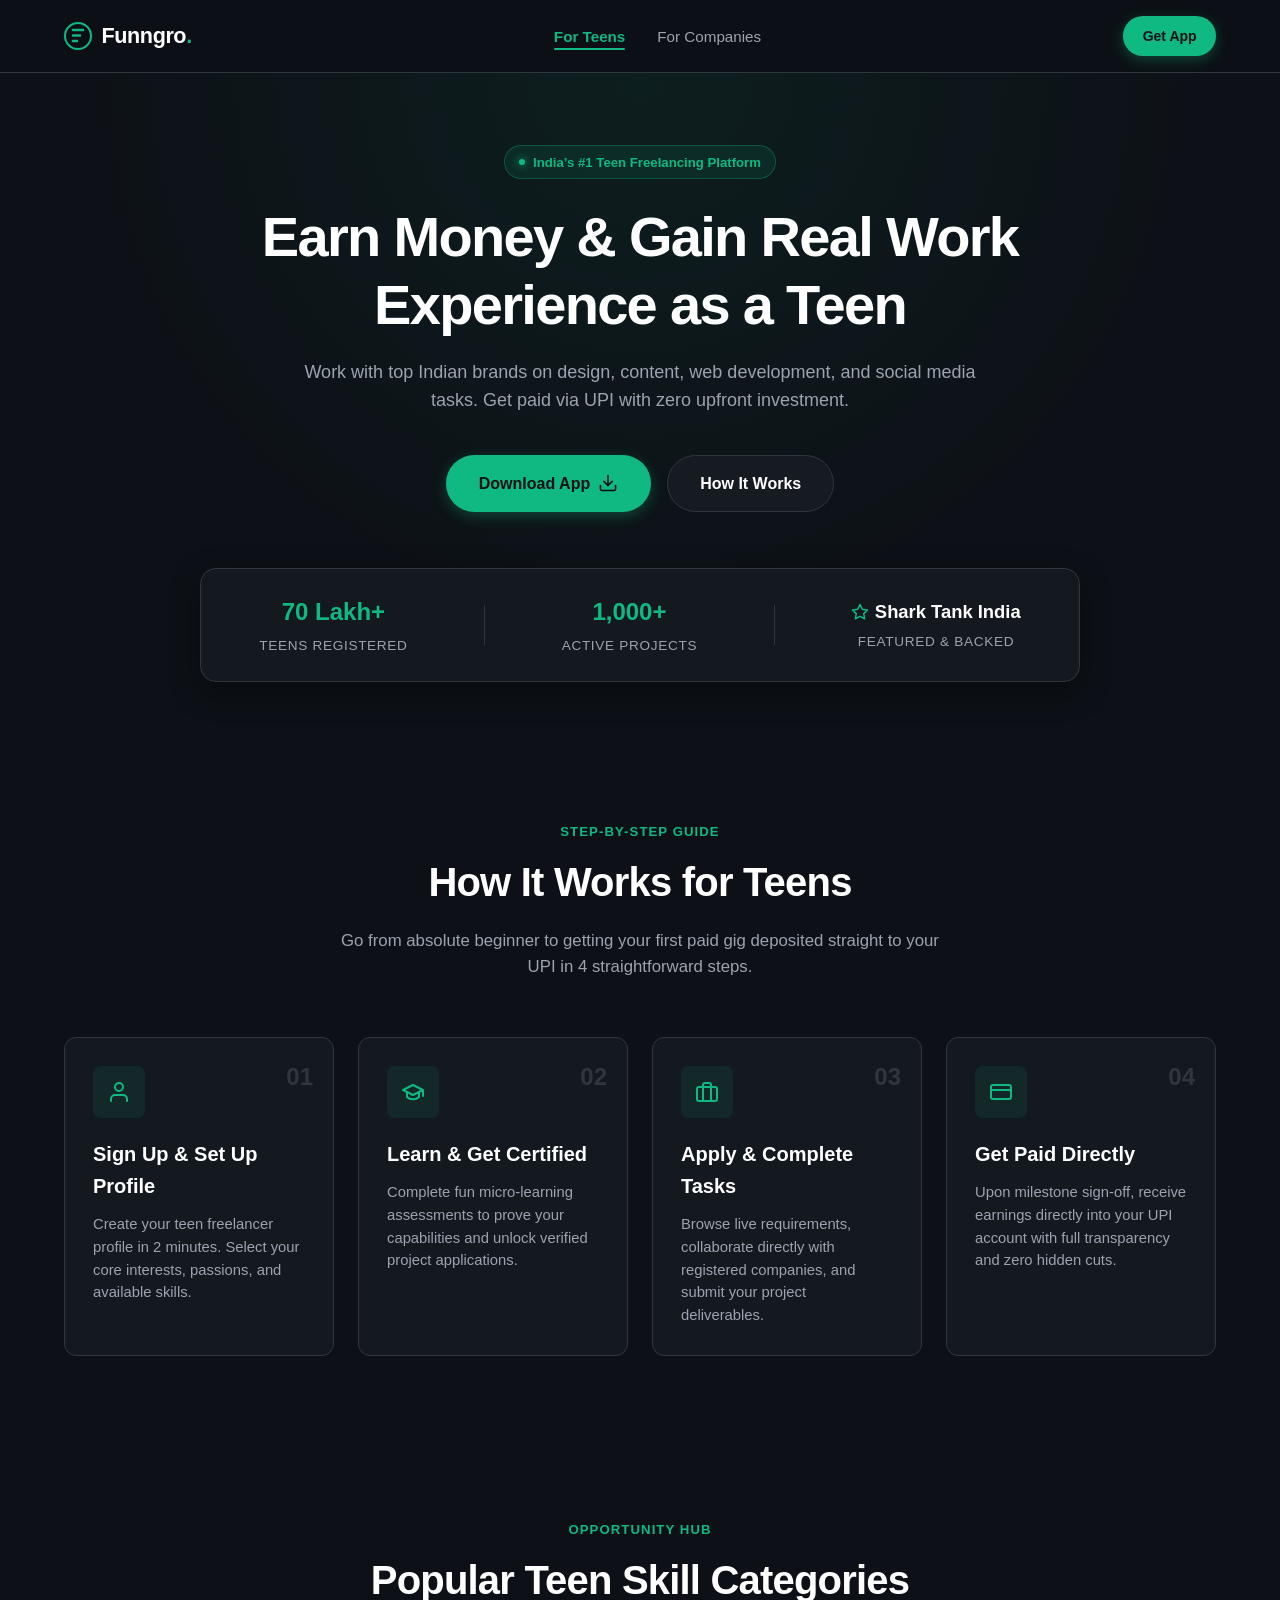
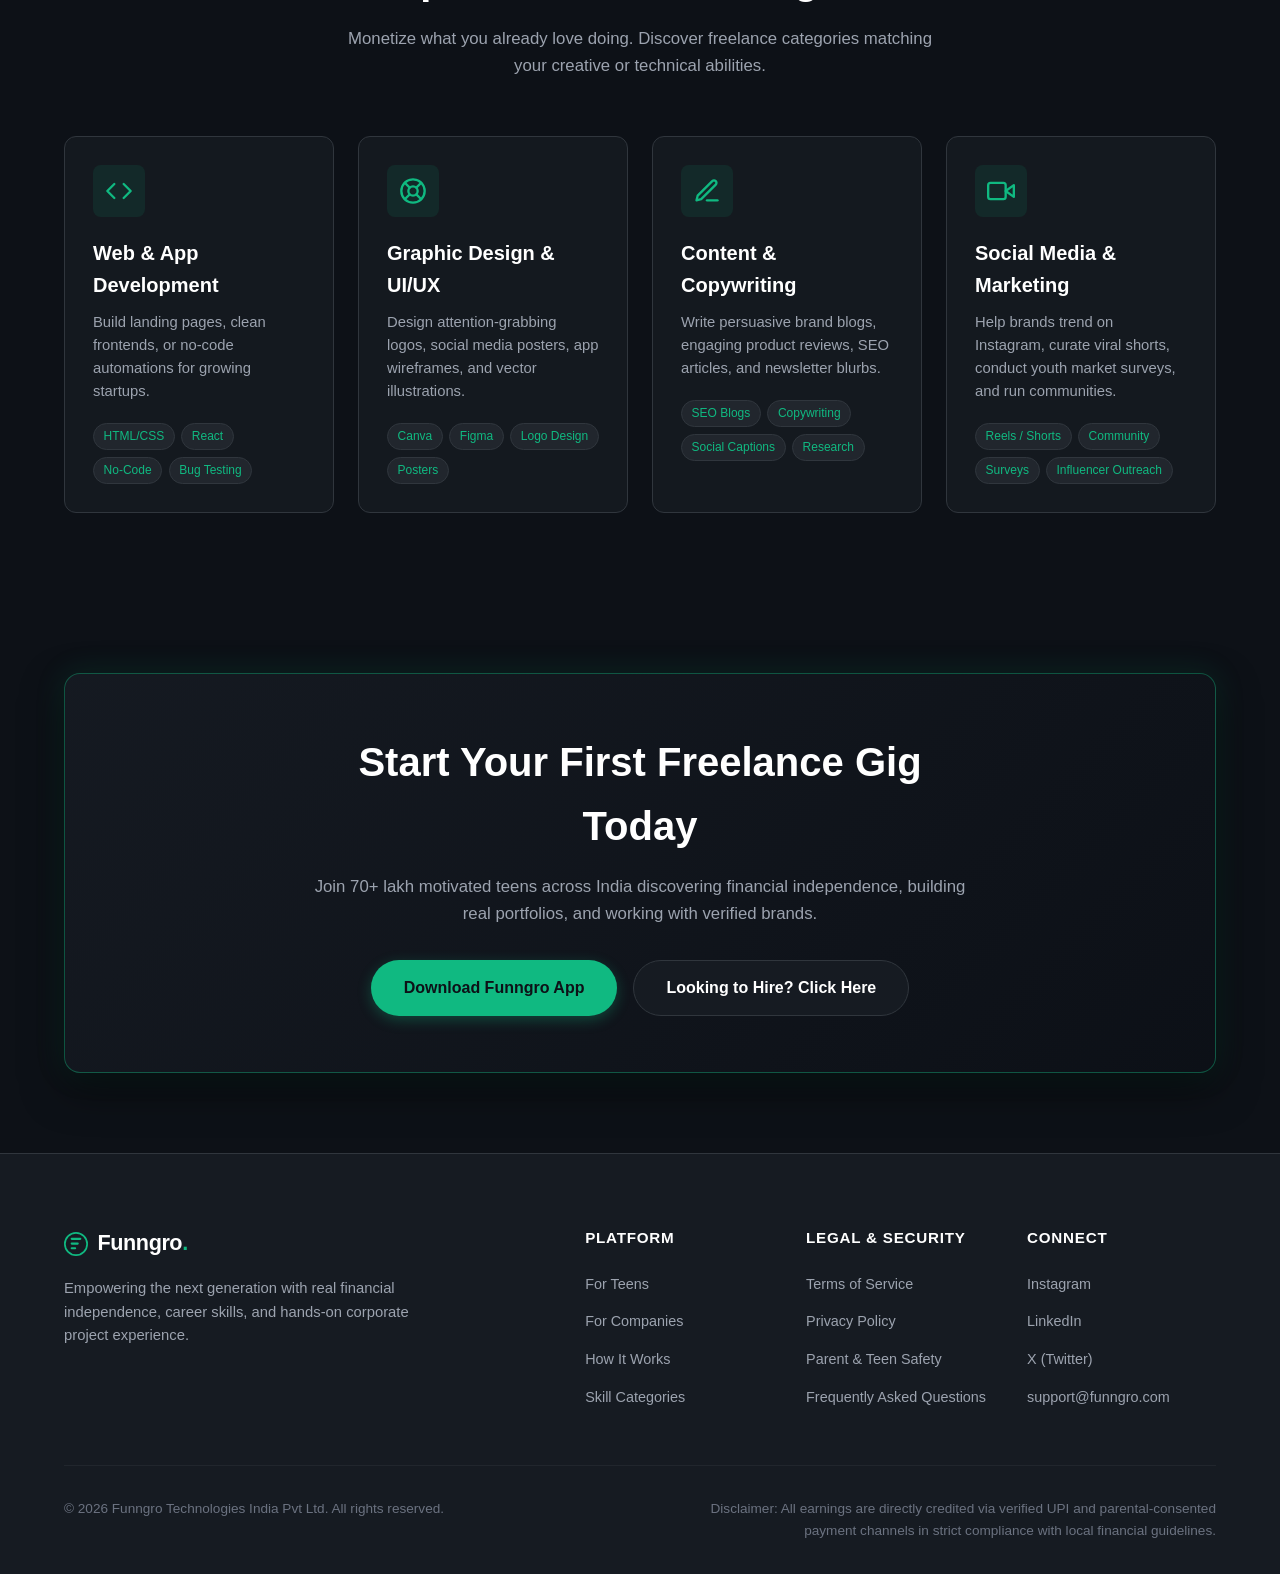
<file: index.html>
<!DOCTYPE html>
<html lang="en">
<head>
  <meta charset="UTF-8">
  <meta name="viewport" content="width=device-width, initial-scale=1.0">
  <title>Earn Money Online with Top Brands for Teens | Funngro</title>
  <meta name="description" content="Join 70 Lakh+ teens earning online through web development, design, and content tasks. Get paid via UPI with zero investment. Shark Tank backed.">
  
  <!-- Canonical & Robots -->
  <link rel="canonical" href="https://www.funngro.com/">
  <meta name="robots" content="index, follow">
  
  <!-- Open Graph / Facebook -->
  <meta property="og:type" content="website">
  <meta property="og:url" content="https://www.funngro.com/">
  <meta property="og:title" content="Earn Money Online with Top Brands for Teens | Funngro">
  <meta property="og:description" content="Join 70 Lakh+ teens earning online through web development, design, and content tasks. Get paid via UPI with zero investment. Shark Tank backed.">
  <meta property="og:site_name" content="Funngro">

  <!-- Twitter Card -->
  <meta name="twitter:card" content="summary_large_image">
  <meta name="twitter:title" content="Earn Money Online with Top Brands for Teens | Funngro">
  <meta name="twitter:description" content="Join 70 Lakh+ teens earning online through web development, design, and content tasks. Get paid via UPI with zero investment. Shark Tank backed.">

  <!-- Embedded Stylesheet (Zero external blocking CSS for optimal FCP / LCP) -->
  <style>
/* ==========================================================================
   Funngro Responsive SaaS Stylesheet
   Design Tokens: Dark theme (#0d1117), Emerald Accents (#10b981), Pure White (#ffffff)
   Zero blocking external dependencies — High Core Web Vitals optimization
   ========================================================================== */

:root {
  --bg-primary: #0d1117;
  --bg-secondary: #161b22;
  --bg-tertiary: #21262d;
  --card-bg: rgba(22, 27, 34, 0.85);
  
  --border-color: #30363d;
  --border-subtle: #21262d;
  --border-highlight: rgba(16, 185, 129, 0.4);

  --text-primary: #ffffff;
  --text-secondary: #9ca3af;
  --text-muted: #6b7280;

  --accent-emerald: #10b981;
  --accent-hover: #059669;
  --accent-glow: rgba(16, 185, 129, 0.15);

  --radius-sm: 8px;
  --radius-md: 12px;
  --radius-lg: 16px;
  --radius-pill: 9999px;

  --transition-fast: 0.2s cubic-bezier(0.16, 1, 0.3, 1);
  --transition-smooth: 0.3s cubic-bezier(0.16, 1, 0.3, 1);

  --container-max: 1200px;
}

/* Base Reset & Core Typography */
*, *::before, *::after {
  box-sizing: border-box;
  margin: 0;
  padding: 0;
}

html {
  font-family: -apple-system, BlinkMacSystemFont, "Segoe UI", Roboto, Helvetica, Arial, sans-serif;
  background-color: var(--bg-primary);
  color: var(--text-primary);
  scroll-behavior: smooth;
  -webkit-font-smoothing: antialiased;
  -moz-osx-font-smoothing: grayscale;
}

body {
  min-height: 100vh;
  display: flex;
  flex-direction: column;
  overflow-x: hidden;
  line-height: 1.6;
}

/* Layout Utilities */
.container {
  width: 100%;
  max-width: var(--container-max);
  margin-left: auto;
  margin-right: auto;
  padding-left: 1.5rem;
  padding-right: 1.5rem;
}

.text-center {
  text-align: center;
}

.w-full {
  width: 100%;
}

/* Links & Buttons */
a {
  color: inherit;
  text-decoration: none;
}

.btn {
  display: inline-flex;
  align-items: center;
  justify-content: center;
  gap: 0.5rem;
  font-weight: 600;
  font-size: 0.95rem;
  padding: 0.75rem 1.5rem;
  border-radius: var(--radius-pill);
  cursor: pointer;
  transition: all var(--transition-fast);
  border: 1px solid transparent;
  white-space: nowrap;
}

.btn-primary {
  background-color: var(--accent-emerald);
  color: #0d1117;
  box-shadow: 0 4px 14px rgba(16, 185, 129, 0.3);
}

.btn-primary:hover {
  background-color: var(--accent-hover);
  color: #ffffff;
  transform: translateY(-1px);
  box-shadow: 0 6px 20px rgba(16, 185, 129, 0.45);
}

.btn-secondary {
  background-color: var(--bg-secondary);
  color: var(--text-primary);
  border-color: var(--border-color);
}

.btn-secondary:hover {
  background-color: var(--bg-tertiary);
  border-color: var(--text-secondary);
  transform: translateY(-1px);
}

.btn-sm {
  padding: 0.5rem 1.15rem;
  font-size: 0.875rem;
}

.btn-lg {
  padding: 0.9rem 2rem;
  font-size: 1rem;
}

/* Header & Nav */
.site-header {
  position: sticky;
  top: 0;
  z-index: 100;
  background-color: rgba(13, 17, 23, 0.85);
  backdrop-filter: blur(12px);
  -webkit-backdrop-filter: blur(12px);
  border-bottom: 1px solid var(--border-color);
}

.header-container {
  display: flex;
  align-items: center;
  justify-content: space-between;
  height: 4.5rem;
}

.logo {
  display: flex;
  align-items: center;
  gap: 0.6rem;
  font-weight: 700;
  font-size: 1.35rem;
  letter-spacing: -0.02em;
}

.accent-dot {
  color: var(--accent-emerald);
}

.main-nav {
  display: none;
}

@media (min-width: 768px) {
  .main-nav {
    display: block;
  }
}

.nav-links {
  display: flex;
  align-items: center;
  gap: 2rem;
  list-style: none;
}

.nav-link {
  font-size: 0.95rem;
  font-weight: 500;
  color: var(--text-secondary);
  transition: color var(--transition-fast);
  position: relative;
  padding: 0.35rem 0;
}

.nav-link:hover {
  color: var(--text-primary);
}

.nav-link.active {
  color: var(--accent-emerald);
  font-weight: 600;
}

.nav-link.active::after {
  content: "";
  position: absolute;
  bottom: 0;
  left: 0;
  width: 100%;
  height: 2px;
  background-color: var(--accent-emerald);
  border-radius: 2px;
}

.header-actions {
  display: flex;
  align-items: center;
  gap: 1rem;
}

/* Mobile Drawer Hamburger Button */
.mobile-menu-btn {
  display: flex;
  flex-direction: column;
  justify-content: space-around;
  width: 2rem;
  height: 2rem;
  background: transparent;
  border: none;
  cursor: pointer;
  padding: 0.25rem;
  z-index: 105;
}

.mobile-menu-btn .bar {
  width: 100%;
  height: 2px;
  background-color: var(--text-primary);
  border-radius: 2px;
  transition: all var(--transition-fast);
}

@media (min-width: 768px) {
  .mobile-menu-btn {
    display: none;
  }
}

/* Mobile Drawer Component */
.mobile-drawer {
  display: none;
  background-color: var(--bg-secondary);
  border-bottom: 1px solid var(--border-color);
  padding: 1.5rem;
}

.mobile-drawer.open {
  display: block;
  animation: slideDown 0.25s ease-out;
}

@keyframes slideDown {
  from {
    opacity: 0;
    transform: translateY(-8px);
  }
  to {
    opacity: 1;
    transform: translateY(0);
  }
}

.mobile-nav-links {
  list-style: none;
  display: flex;
  flex-direction: column;
  gap: 1.25rem;
  margin-bottom: 1.5rem;
}

.mobile-nav-link {
  font-size: 1.1rem;
  font-weight: 500;
  color: var(--text-secondary);
  display: block;
}

.mobile-nav-link.active {
  color: var(--accent-emerald);
  font-weight: 600;
}

/* Hero Section */
.hero-section {
  padding: 4.5rem 0 3.5rem;
  position: relative;
  background: radial-gradient(circle at 50% 0%, rgba(16, 185, 129, 0.08) 0%, transparent 60%);
}

.hero-container {
  display: flex;
  flex-direction: column;
  align-items: center;
  text-align: center;
}

.hero-badge {
  display: inline-flex;
  align-items: center;
  gap: 0.5rem;
  padding: 0.35rem 0.9rem;
  border-radius: var(--radius-pill);
  background-color: rgba(16, 185, 129, 0.1);
  border: 1px solid rgba(16, 185, 129, 0.3);
  color: var(--accent-emerald);
  font-size: 0.825rem;
  font-weight: 600;
  margin-bottom: 1.5rem;
}

.badge-dot {
  width: 6px;
  height: 6px;
  border-radius: 50%;
  background-color: var(--accent-emerald);
  box-shadow: 0 0 8px var(--accent-emerald);
}

.hero-title {
  font-size: 2.25rem;
  line-height: 1.2;
  font-weight: 800;
  letter-spacing: -0.03em;
  max-width: 820px;
  margin-bottom: 1.25rem;
  color: var(--text-primary);
}

@media (min-width: 768px) {
  .hero-title {
    font-size: 3.5rem;
  }
}

.hero-subheading {
  font-size: 1.125rem;
  line-height: 1.6;
  color: var(--text-secondary);
  max-width: 700px;
  margin-bottom: 2.5rem;
}

.hero-ctas {
  display: flex;
  flex-direction: column;
  gap: 1rem;
  width: 100%;
  max-width: 360px;
  margin-bottom: 3.5rem;
}

@media (min-width: 480px) {
  .hero-ctas {
    flex-direction: row;
    max-width: none;
    justify-content: center;
  }
}

/* Trust Stats Bar */
.trust-stats-bar {
  display: flex;
  flex-direction: column;
  gap: 1.5rem;
  align-items: center;
  padding: 1.5rem 2rem;
  border-radius: var(--radius-lg);
  background-color: var(--card-bg);
  border: 1px solid var(--border-color);
  width: 100%;
  max-width: 880px;
  box-shadow: 0 10px 30px rgba(0, 0, 0, 0.4);
}

@media (min-width: 640px) {
  .trust-stats-bar {
    flex-direction: row;
    justify-content: space-around;
  }
}

.stat-item {
  display: flex;
  flex-direction: column;
  align-items: center;
  gap: 0.25rem;
}

.stat-number {
  font-size: 1.5rem;
  font-weight: 800;
  color: var(--accent-emerald);
}

.stat-badge {
  display: inline-flex;
  align-items: center;
  gap: 0.35rem;
  font-size: 1.15rem;
  font-weight: 700;
  color: var(--text-primary);
}

.stat-label {
  font-size: 0.85rem;
  color: var(--text-secondary);
  text-transform: uppercase;
  letter-spacing: 0.05em;
  font-weight: 500;
}

.stat-divider {
  display: none;
  width: 1px;
  height: 2.5rem;
  background-color: var(--border-color);
}

@media (min-width: 640px) {
  .stat-divider {
    display: block;
  }
}

/* Section Common Styles */
.section {
  padding: 5rem 0;
}

.section-header {
  margin-bottom: 3.5rem;
}

.section-tag {
  display: inline-block;
  font-size: 0.825rem;
  font-weight: 700;
  text-transform: uppercase;
  letter-spacing: 0.08em;
  color: var(--accent-emerald);
  margin-bottom: 0.5rem;
}

.section-title {
  font-size: 2rem;
  font-weight: 700;
  letter-spacing: -0.02em;
  margin-bottom: 0.85rem;
}

@media (min-width: 768px) {
  .section-title {
    font-size: 2.5rem;
  }
}

.section-desc {
  color: var(--text-secondary);
  max-width: 620px;
  margin-left: auto;
  margin-right: auto;
  font-size: 1.05rem;
}

/* Cards & Process Grid */
.process-grid,
.categories-grid,
.benefits-grid,
.services-grid {
  display: grid;
  grid-template-columns: 1fr;
  gap: 1.5rem;
}

@media (min-width: 640px) {
  .process-grid,
  .categories-grid {
    grid-template-columns: repeat(2, 1fr);
  }
  .benefits-grid {
    grid-template-columns: repeat(3, 1fr);
  }
  .services-grid {
    grid-template-columns: repeat(2, 1fr);
  }
}

@media (min-width: 1024px) {
  .process-grid,
  .categories-grid {
    grid-template-columns: repeat(4, 1fr);
  }
  .services-grid {
    grid-template-columns: repeat(3, 1fr);
  }
}

.process-card,
.category-card,
.benefit-card,
.service-card {
  background-color: var(--card-bg);
  border: 1px solid var(--border-color);
  border-radius: var(--radius-md);
  padding: 1.75rem;
  transition: transform var(--transition-fast), border-color var(--transition-fast), box-shadow var(--transition-fast);
  position: relative;
}

.process-card:hover,
.category-card:hover,
.benefit-card:hover,
.service-card:hover {
  transform: translateY(-4px);
  border-color: var(--border-highlight);
  box-shadow: 0 12px 28px rgba(0, 0, 0, 0.4), 0 0 20px var(--accent-glow);
}

.step-badge {
  position: absolute;
  top: 1.25rem;
  right: 1.25rem;
  font-size: 1.5rem;
  font-weight: 800;
  color: var(--border-color);
}

.card-icon-wrap,
.category-icon-box,
.benefit-icon-box,
.service-icon-box {
  width: 3.25rem;
  height: 3.25rem;
  border-radius: var(--radius-sm);
  background-color: rgba(16, 185, 129, 0.1);
  display: flex;
  align-items: center;
  justify-content: center;
  margin-bottom: 1.25rem;
}

.card-title {
  font-size: 1.25rem;
  font-weight: 700;
  margin-bottom: 0.65rem;
  color: var(--text-primary);
}

.card-text {
  color: var(--text-secondary);
  font-size: 0.925rem;
  line-height: 1.55;
}

/* Tags in Category Cards */
.tags-container {
  display: flex;
  flex-wrap: wrap;
  gap: 0.4rem;
  margin-top: 1.25rem;
}

.tag {
  font-size: 0.75rem;
  font-weight: 500;
  padding: 0.2rem 0.6rem;
  border-radius: var(--radius-pill);
  background-color: var(--bg-tertiary);
  color: var(--accent-emerald);
  border: 1px solid var(--border-color);
}

/* CTA Banner Box */
.cta-banner-box {
  background: linear-gradient(135deg, rgba(22, 27, 34, 0.95) 0%, rgba(13, 17, 23, 0.95) 100%);
  border: 1px solid var(--border-highlight);
  border-radius: var(--radius-lg);
  padding: 3.5rem 2rem;
  text-align: center;
  box-shadow: 0 16px 40px rgba(0, 0, 0, 0.5), 0 0 30px var(--accent-glow);
}

.cta-content {
  max-width: 680px;
  margin: 0 auto;
}

.cta-title {
  font-size: 2rem;
  font-weight: 800;
  margin-bottom: 1rem;
}

@media (min-width: 768px) {
  .cta-title {
    font-size: 2.5rem;
  }
}

.cta-desc {
  color: var(--text-secondary);
  font-size: 1.05rem;
  margin-bottom: 2rem;
}

.cta-buttons {
  display: flex;
  flex-direction: column;
  gap: 1rem;
  justify-content: center;
}

@media (min-width: 480px) {
  .cta-buttons {
    flex-direction: row;
  }
}

/* Footer */
.site-footer {
  margin-top: auto;
  background-color: var(--bg-secondary);
  border-top: 1px solid var(--border-color);
  padding: 4.5rem 0 2rem;
}

.footer-top {
  display: grid;
  grid-template-columns: 1fr;
  gap: 3rem;
  margin-bottom: 3.5rem;
}

@media (min-width: 768px) {
  .footer-top {
    grid-template-columns: 1.5fr 2fr;
  }
}

.footer-brand {
  max-width: 360px;
}

.footer-tagline {
  color: var(--text-secondary);
  font-size: 0.925rem;
  margin-top: 1rem;
}

.footer-links-group {
  display: grid;
  grid-template-columns: repeat(2, 1fr);
  gap: 2rem;
}

@media (min-width: 480px) {
  .footer-links-group {
    grid-template-columns: repeat(3, 1fr);
  }
}

.footer-col-title {
  font-size: 0.95rem;
  font-weight: 700;
  text-transform: uppercase;
  letter-spacing: 0.05em;
  color: var(--text-primary);
  margin-bottom: 1.25rem;
}

.footer-menu {
  list-style: none;
  display: flex;
  flex-direction: column;
  gap: 0.75rem;
}

.footer-menu a {
  font-size: 0.9rem;
  color: var(--text-secondary);
  transition: color var(--transition-fast);
}

.footer-menu a:hover {
  color: var(--accent-emerald);
}

.footer-bottom {
  padding-top: 2rem;
  border-top: 1px solid var(--border-subtle);
  display: flex;
  flex-direction: column;
  gap: 1rem;
  text-align: center;
  color: var(--text-muted);
  font-size: 0.85rem;
}

@media (min-width: 768px) {
  .footer-bottom {
    flex-direction: row;
    justify-content: space-between;
    text-align: left;
  }
  .footer-bottom .disclaimer {
    max-width: 550px;
    text-align: right;
  }
}


  </style>
  <link rel="stylesheet" href="/styles.css">

  <!-- Structured Data JSON-LD for Organization & WebPage -->
  <script type="application/ld+json">
  {
    "@context": "https://schema.org",
    "@type": "Organization",
    "name": "Funngro",
    "url": "https://www.funngro.com/",
    "logo": "https://www.funngro.com/assets/logo.svg",
    "description": "India's leading platform connecting smart teen freelancers with real companies.",
    "sameAs": [
      "https://www.instagram.com/funngro",
      "https://www.linkedin.com/company/funngro",
      "https://twitter.com/funngro"
    ]
  }
  </script>
</head>
<body>

  <!-- Navigation Bar -->
  <header class="site-header">
    <div class="container header-container">
      <a href="index.html" class="logo" aria-label="Funngro Homepage">
        <svg class="logo-icon" width="28" height="28" viewBox="0 0 28 28" fill="none" xmlns="http://www.w3.org/2000/svg" aria-hidden="true">
          <circle cx="14" cy="14" r="13" stroke="#10b981" stroke-width="2"/>
          <path d="M9 8H19M9 13.5H16M9 19H13" stroke="#10b981" stroke-width="2.5" stroke-linecap="round"/>
        </svg>
        <span class="logo-text">Funngro<span class="accent-dot">.</span></span>
      </a>

      <!-- Desktop Nav -->
      <nav class="main-nav" aria-label="Primary Navigation">
        <ul class="nav-links">
          <li><a href="index.html" class="nav-link active" aria-current="page">For Teens</a></li>
          <li><a href="company.html" class="nav-link">For Companies</a></li>
        </ul>
      </nav>

      <div class="header-actions">
        <a href="#download-app" class="btn btn-primary btn-sm">Get App</a>
        
        <!-- Mobile Drawer Toggle Button -->
        <button type="button" class="mobile-menu-btn" id="mobileMenuToggle" aria-label="Open mobile navigation menu" aria-expanded="false" aria-controls="mobileDrawer">
          <span class="bar"></span>
          <span class="bar"></span>
          <span class="bar"></span>
        </button>
      </div>
    </div>

    <!-- Mobile Navigation Drawer -->
    <div class="mobile-drawer" id="mobileDrawer" aria-hidden="true">
      <div class="drawer-content">
        <nav aria-label="Mobile Navigation">
          <ul class="mobile-nav-links">
            <li><a href="index.html" class="mobile-nav-link active" aria-current="page">For Teens</a></li>
            <li><a href="company.html" class="mobile-nav-link">For Companies</a></li>
          </ul>
        </nav>
        <div class="mobile-drawer-cta">
          <a href="#download-app" class="btn btn-primary w-full">Get App</a>
        </div>
      </div>
    </div>
  </header>

  <main id="main-content">
    <!-- Hero Section -->
    <section class="hero-section" aria-labelledby="hero-heading">
      <div class="container hero-container">
        <div class="hero-badge">
          <span class="badge-dot"></span>
          <span>India’s #1 Teen Freelancing Platform</span>
        </div>

        <h1 id="hero-heading" class="hero-title">
          Earn Money & Gain Real Work Experience as a Teen
        </h1>

        <p class="hero-subheading">
          Work with top Indian brands on design, content, web development, and social media tasks. Get paid via UPI with zero upfront investment.
        </p>

        <div class="hero-ctas">
          <a href="#download-app" class="btn btn-primary btn-lg">
            <span>Download App</span>
            <svg width="20" height="20" viewBox="0 0 24 24" fill="none" stroke="currentColor" stroke-width="2" stroke-linecap="round" stroke-linejoin="round" aria-hidden="true">
              <path d="M21 15v4a2 2 0 0 1-2 2H5a2 2 0 0 1-2-2v-4"></path>
              <polyline points="7 10 12 15 17 10"></polyline>
              <line x1="12" y1="15" x2="12" y2="3"></line>
            </svg>
          </a>
          <a href="#how-it-works" class="btn btn-secondary btn-lg">How It Works</a>
        </div>

        <!-- Trust Stats Bar -->
        <div class="trust-stats-bar" role="region" aria-label="Key Platform Statistics">
          <div class="stat-item">
            <span class="stat-number">70 Lakh+</span>
            <span class="stat-label">Teens Registered</span>
          </div>
          <div class="stat-divider" aria-hidden="true"></div>
          <div class="stat-item">
            <span class="stat-number">1,000+</span>
            <span class="stat-label">Active Projects</span>
          </div>
          <div class="stat-divider" aria-hidden="true"></div>
          <div class="stat-item">
            <span class="stat-badge">
              <svg width="18" height="18" viewBox="0 0 24 24" fill="none" stroke="#10b981" stroke-width="2" stroke-linecap="round" stroke-linejoin="round" aria-hidden="true">
                <polygon points="12 2 15.09 8.26 22 9.27 17 14.14 18.18 21.02 12 17.77 5.82 21.02 7 14.14 2 9.27 8.91 8.26 12 2"></polygon>
              </svg>
              Shark Tank India
            </span>
            <span class="stat-label">Featured & Backed</span>
          </div>
        </div>
      </div>
    </section>

    <!-- How It Works Section -->
    <section id="how-it-works" class="section process-section" aria-labelledby="process-heading">
      <div class="container">
        <div class="section-header text-center">
          <span class="section-tag">Step-by-Step Guide</span>
          <h2 id="process-heading" class="section-title">How It Works for Teens</h2>
          <p class="section-desc">Go from absolute beginner to getting your first paid gig deposited straight to your UPI in 4 straightforward steps.</p>
        </div>

        <div class="process-grid">
          <!-- Step 1 -->
          <article class="process-card">
            <div class="step-badge" aria-hidden="true">01</div>
            <div class="card-icon-wrap" aria-hidden="true">
              <svg width="24" height="24" viewBox="0 0 24 24" fill="none" stroke="#10b981" stroke-width="2" stroke-linecap="round" stroke-linejoin="round">
                <path d="M20 21v-2a4 4 0 0 0-4-4H8a4 4 0 0 0-4 4v2"></path>
                <circle cx="12" cy="7" r="4"></circle>
              </svg>
            </div>
            <h3 class="card-title">Sign Up & Set Up Profile</h3>
            <p class="card-text">Create your teen freelancer profile in 2 minutes. Select your core interests, passions, and available skills.</p>
          </article>

          <!-- Step 2 -->
          <article class="process-card">
            <div class="step-badge" aria-hidden="true">02</div>
            <div class="card-icon-wrap" aria-hidden="true">
              <svg width="24" height="24" viewBox="0 0 24 24" fill="none" stroke="#10b981" stroke-width="2" stroke-linecap="round" stroke-linejoin="round">
                <path d="M22 10v6M2 10l10-5 10 5-10 5z"></path>
                <path d="M6 12v5c3 3 9 3 12 0v-5"></path>
              </svg>
            </div>
            <h3 class="card-title">Learn & Get Certified</h3>
            <p class="card-text">Complete fun micro-learning assessments to prove your capabilities and unlock verified project applications.</p>
          </article>

          <!-- Step 3 -->
          <article class="process-card">
            <div class="step-badge" aria-hidden="true">03</div>
            <div class="card-icon-wrap" aria-hidden="true">
              <svg width="24" height="24" viewBox="0 0 24 24" fill="none" stroke="#10b981" stroke-width="2" stroke-linecap="round" stroke-linejoin="round">
                <rect x="2" y="7" width="20" height="14" rx="2" ry="2"></rect>
                <path d="M16 21V5a2 2 0 0 0-2-2h-4a2 2 0 0 0-2 2v16"></path>
              </svg>
            </div>
            <h3 class="card-title">Apply & Complete Tasks</h3>
            <p class="card-text">Browse live requirements, collaborate directly with registered companies, and submit your project deliverables.</p>
          </article>

          <!-- Step 4 -->
          <article class="process-card">
            <div class="step-badge" aria-hidden="true">04</div>
            <div class="card-icon-wrap" aria-hidden="true">
              <svg width="24" height="24" viewBox="0 0 24 24" fill="none" stroke="#10b981" stroke-width="2" stroke-linecap="round" stroke-linejoin="round">
                <rect x="2" y="5" width="20" height="14" rx="2"></rect>
                <line x1="2" y1="10" x2="22" y2="10"></line>
              </svg>
            </div>
            <h3 class="card-title">Get Paid Directly</h3>
            <p class="card-text">Upon milestone sign-off, receive earnings directly into your UPI account with full transparency and zero hidden cuts.</p>
          </article>
        </div>
      </div>
    </section>

    <!-- Skill Categories Grid Section -->
    <section id="categories" class="section categories-section" aria-labelledby="categories-heading">
      <div class="container">
        <div class="section-header text-center">
          <span class="section-tag">Opportunity Hub</span>
          <h2 id="categories-heading" class="section-title">Popular Teen Skill Categories</h2>
          <p class="section-desc">Monetize what you already love doing. Discover freelance categories matching your creative or technical abilities.</p>
        </div>

        <div class="categories-grid">
          <!-- Card 1 -->
          <article class="category-card">
            <div class="category-icon-box" aria-hidden="true">
              <svg width="28" height="28" viewBox="0 0 24 24" fill="none" stroke="#10b981" stroke-width="2" stroke-linecap="round" stroke-linejoin="round">
                <polyline points="16 18 22 12 16 6"></polyline>
                <polyline points="8 6 2 12 8 18"></polyline>
              </svg>
            </div>
            <h3 class="card-title">Web & App Development</h3>
            <p class="card-text">Build landing pages, clean frontends, or no-code automations for growing startups.</p>
            <div class="tags-container">
              <span class="tag">HTML/CSS</span>
              <span class="tag">React</span>
              <span class="tag">No-Code</span>
              <span class="tag">Bug Testing</span>
            </div>
          </article>

          <!-- Card 2 -->
          <article class="category-card">
            <div class="category-icon-box" aria-hidden="true">
              <svg width="28" height="28" viewBox="0 0 24 24" fill="none" stroke="#10b981" stroke-width="2" stroke-linecap="round" stroke-linejoin="round">
                <circle cx="12" cy="12" r="10"></circle>
                <path d="m4.93 4.93 4.24 4.24"></path>
                <path d="m14.83 9.17 4.24-4.24"></path>
                <path d="m14.83 14.83 4.24 4.24"></path>
                <path d="m9.17 14.83-4.24 4.24"></path>
                <circle cx="12" cy="12" r="4"></circle>
              </svg>
            </div>
            <h3 class="card-title">Graphic Design & UI/UX</h3>
            <p class="card-text">Design attention-grabbing logos, social media posters, app wireframes, and vector illustrations.</p>
            <div class="tags-container">
              <span class="tag">Canva</span>
              <span class="tag">Figma</span>
              <span class="tag">Logo Design</span>
              <span class="tag">Posters</span>
            </div>
          </article>

          <!-- Card 3 -->
          <article class="category-card">
            <div class="category-icon-box" aria-hidden="true">
              <svg width="28" height="28" viewBox="0 0 24 24" fill="none" stroke="#10b981" stroke-width="2" stroke-linecap="round" stroke-linejoin="round">
                <path d="M12 20h9"></path>
                <path d="M16.5 3.5a2.121 2.121 0 0 1 3 3L7 19l-4 1 1-4L16.5 3.5z"></path>
              </svg>
            </div>
            <h3 class="card-title">Content & Copywriting</h3>
            <p class="card-text">Write persuasive brand blogs, engaging product reviews, SEO articles, and newsletter blurbs.</p>
            <div class="tags-container">
              <span class="tag">SEO Blogs</span>
              <span class="tag">Copywriting</span>
              <span class="tag">Social Captions</span>
              <span class="tag">Research</span>
            </div>
          </article>

          <!-- Card 4 -->
          <article class="category-card">
            <div class="category-icon-box" aria-hidden="true">
              <svg width="28" height="28" viewBox="0 0 24 24" fill="none" stroke="#10b981" stroke-width="2" stroke-linecap="round" stroke-linejoin="round">
                <path d="M23 7l-7 5 7 5V7z"></path>
                <rect x="1" y="5" width="15" height="14" rx="2" ry="2"></rect>
              </svg>
            </div>
            <h3 class="card-title">Social Media & Marketing</h3>
            <p class="card-text">Help brands trend on Instagram, curate viral shorts, conduct youth market surveys, and run communities.</p>
            <div class="tags-container">
              <span class="tag">Reels / Shorts</span>
              <span class="tag">Community</span>
              <span class="tag">Surveys</span>
              <span class="tag">Influencer Outreach</span>
            </div>
          </article>
        </div>
      </div>
    </section>

    <!-- App Download CTA Banner Section -->
    <section id="download-app" class="section cta-banner-section" aria-labelledby="cta-heading">
      <div class="container">
        <div class="cta-banner-box">
          <div class="cta-content">
            <h2 id="cta-heading" class="cta-title">Start Your First Freelance Gig Today</h2>
            <p class="cta-desc">Join 70+ lakh motivated teens across India discovering financial independence, building real portfolios, and working with verified brands.</p>
            <div class="cta-buttons">
              <a href="#download-app" class="btn btn-primary btn-lg">Download Funngro App</a>
              <a href="company.html" class="btn btn-secondary btn-lg">Looking to Hire? Click Here</a>
            </div>
          </div>
        </div>
      </div>
    </section>
  </main>

  <!-- Global Footer -->
  <footer class="site-footer" role="contentinfo">
    <div class="container footer-container">
      <div class="footer-top">
        <div class="footer-brand">
          <a href="index.html" class="logo">
            <svg class="logo-icon" width="24" height="24" viewBox="0 0 28 28" fill="none" xmlns="http://www.w3.org/2000/svg" aria-hidden="true">
              <circle cx="14" cy="14" r="13" stroke="#10b981" stroke-width="2"/>
              <path d="M9 8H19M9 13.5H16M9 19H13" stroke="#10b981" stroke-width="2.5" stroke-linecap="round"/>
            </svg>
            <span class="logo-text">Funngro<span class="accent-dot">.</span></span>
          </a>
          <p class="footer-tagline">Empowering the next generation with real financial independence, career skills, and hands-on corporate project experience.</p>
        </div>

        <div class="footer-links-group">
          <div class="footer-column">
            <h3 class="footer-col-title">Platform</h3>
            <ul class="footer-menu">
              <li><a href="index.html">For Teens</a></li>
              <li><a href="company.html">For Companies</a></li>
              <li><a href="#how-it-works">How It Works</a></li>
              <li><a href="#categories">Skill Categories</a></li>
            </ul>
          </div>

          <div class="footer-column">
            <h3 class="footer-col-title">Legal & Security</h3>
            <ul class="footer-menu">
              <li><a href="#terms">Terms of Service</a></li>
              <li><a href="#privacy">Privacy Policy</a></li>
              <li><a href="#safety">Parent & Teen Safety</a></li>
              <li><a href="#faq">Frequently Asked Questions</a></li>
            </ul>
          </div>

          <div class="footer-column">
            <h3 class="footer-col-title">Connect</h3>
            <ul class="footer-menu">
              <li><a href="https://instagram.com" target="_blank" rel="noopener noreferrer">Instagram</a></li>
              <li><a href="https://linkedin.com" target="_blank" rel="noopener noreferrer">LinkedIn</a></li>
              <li><a href="https://twitter.com" target="_blank" rel="noopener noreferrer">X (Twitter)</a></li>
              <li><a href="mailto:support@funngro.com">support@funngro.com</a></li>
            </ul>
          </div>
        </div>
      </div>

      <div class="footer-bottom">
        <p class="copyright">&copy; 2026 Funngro Technologies India Pvt Ltd. All rights reserved.</p>
        <p class="disclaimer">Disclaimer: All earnings are directly credited via verified UPI and parental-consented payment channels in strict compliance with local financial guidelines.</p>
      </div>
    </div>
  </footer>

  <!-- Minimal Zero-Dependency Navigation Script -->
  <script>
    (function() {
      const toggleBtn = document.getElementById('mobileMenuToggle');
      const drawer = document.getElementById('mobileDrawer');
      if (toggleBtn && drawer) {
        toggleBtn.addEventListener('click', function() {
          const isOpen = toggleBtn.getAttribute('aria-expanded') === 'true';
          toggleBtn.setAttribute('aria-expanded', !isOpen);
          drawer.classList.toggle('open');
          drawer.setAttribute('aria-hidden', isOpen);
        });
      }
    })();
  </script>
</body>
</html>
</file>
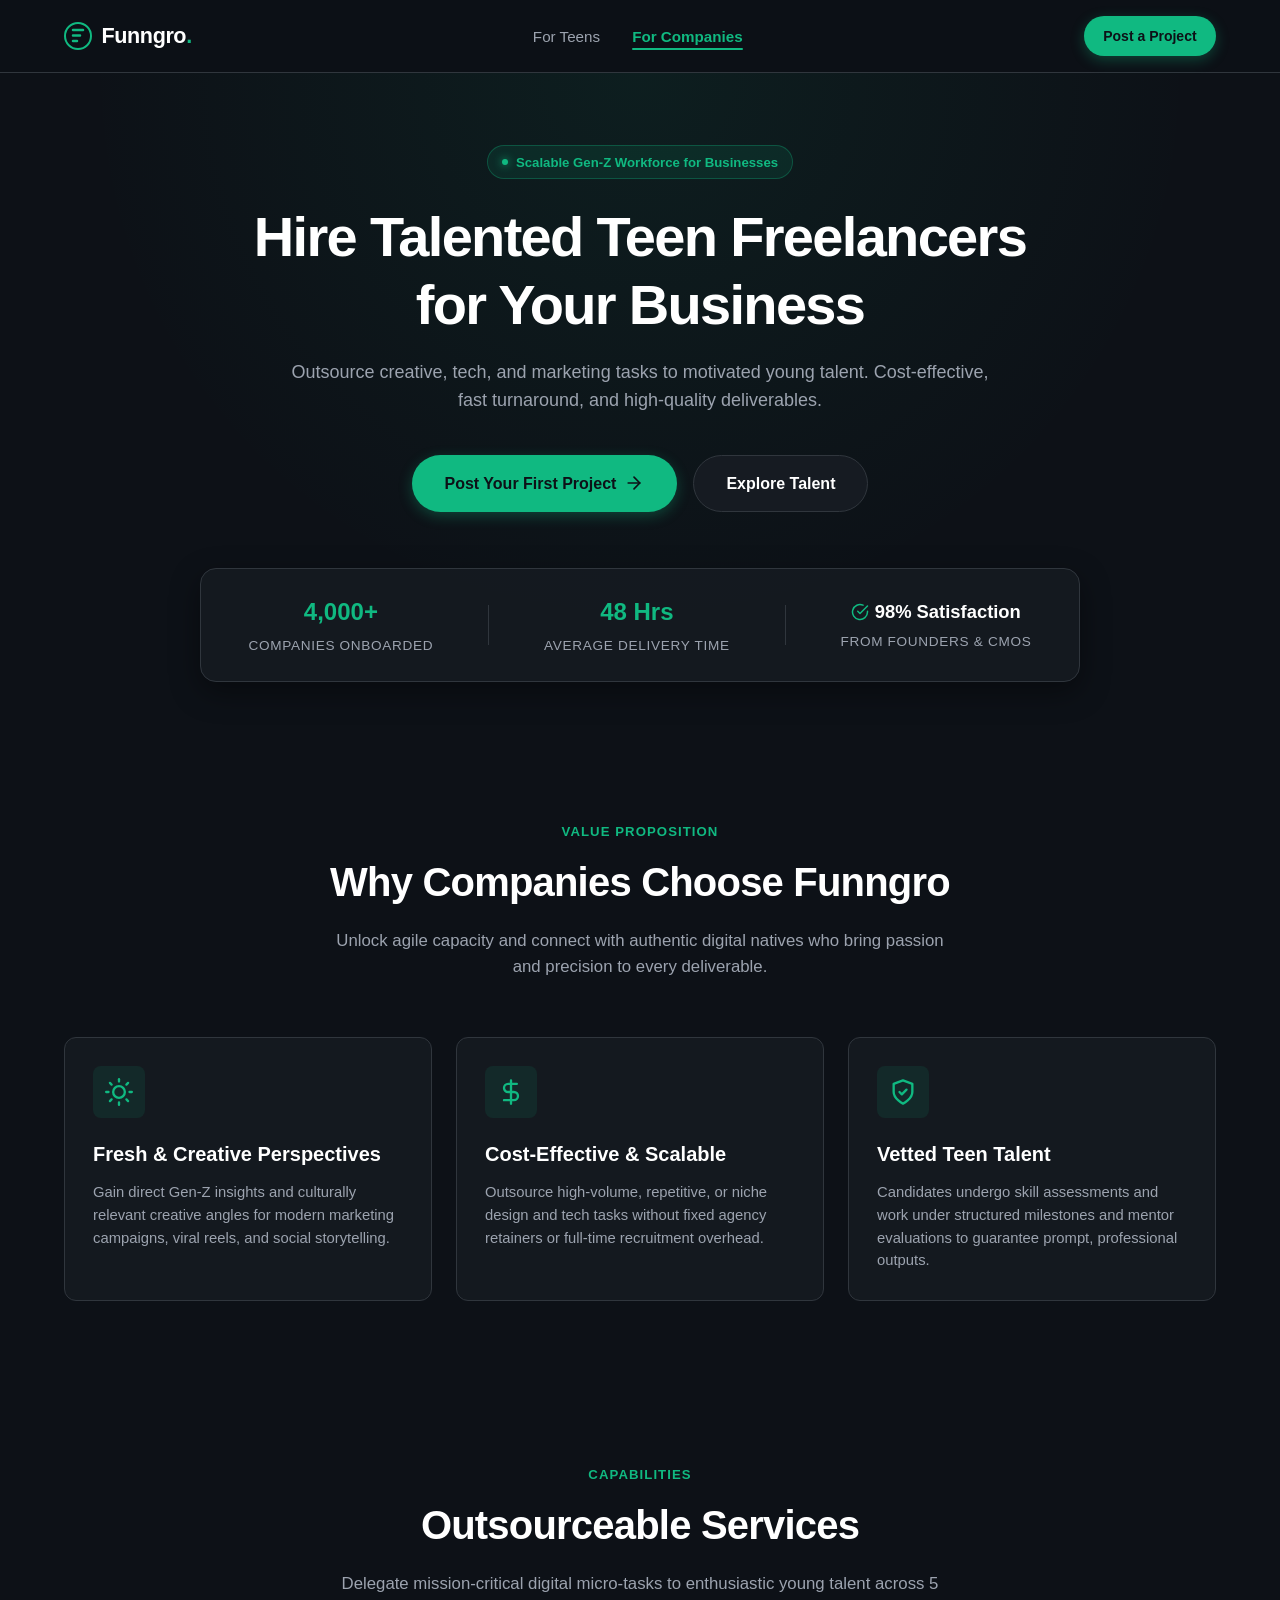
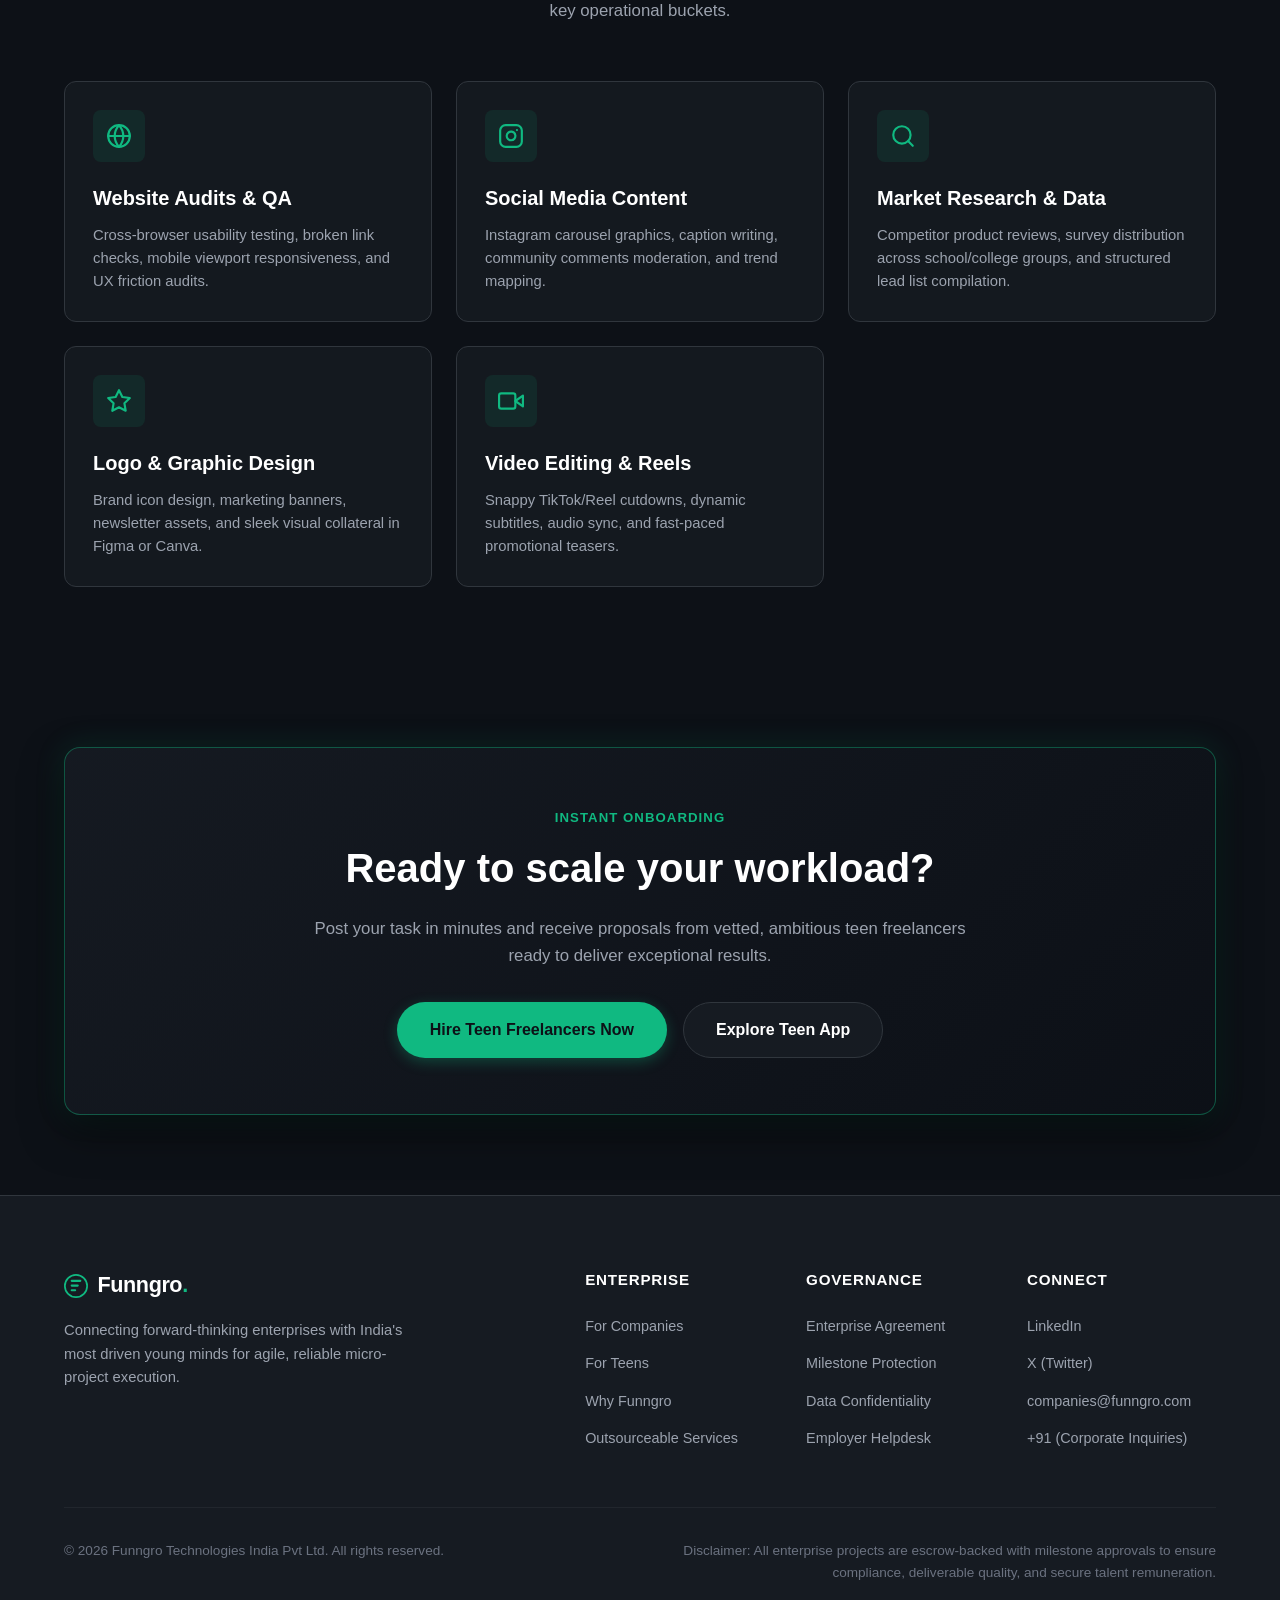
<file: company.html>
<!DOCTYPE html>
<html lang="en">
<head>
  <meta charset="UTF-8">
  <meta name="viewport" content="width=device-width, initial-scale=1.0">
  <title>Hire Skilled Teen Freelancers for Your Business | Funngro</title>
  <meta name="description" content="Outsource design, web dev, and social media tasks to vetted teen talent. Fast, cost-effective, and high-quality project execution.">
  
  <!-- Canonical & Robots -->
  <link rel="canonical" href="https://www.funngro.com/company">
  <meta name="robots" content="index, follow">
  
  <!-- Open Graph / Facebook -->
  <meta property="og:type" content="website">
  <meta property="og:url" content="https://www.funngro.com/company">
  <meta property="og:title" content="Hire Skilled Teen Freelancers for Your Business | Funngro">
  <meta property="og:description" content="Outsource design, web dev, and social media tasks to vetted teen talent. Fast, cost-effective, and high-quality project execution.">
  <meta property="og:site_name" content="Funngro">

  <!-- Twitter Card -->
  <meta name="twitter:card" content="summary_large_image">
  <meta name="twitter:title" content="Hire Skilled Teen Freelancers for Your Business | Funngro">
  <meta name="twitter:description" content="Outsource design, web dev, and social media tasks to vetted teen talent. Fast, cost-effective, and high-quality project execution.">

  <!-- Embedded Stylesheet (Zero external blocking CSS for optimal FCP / LCP) -->
  <style>
/* ==========================================================================
   Funngro Responsive SaaS Stylesheet
   Design Tokens: Dark theme (#0d1117), Emerald Accents (#10b981), Pure White (#ffffff)
   Zero blocking external dependencies — High Core Web Vitals optimization
   ========================================================================== */

:root {
  --bg-primary: #0d1117;
  --bg-secondary: #161b22;
  --bg-tertiary: #21262d;
  --card-bg: rgba(22, 27, 34, 0.85);
  
  --border-color: #30363d;
  --border-subtle: #21262d;
  --border-highlight: rgba(16, 185, 129, 0.4);

  --text-primary: #ffffff;
  --text-secondary: #9ca3af;
  --text-muted: #6b7280;

  --accent-emerald: #10b981;
  --accent-hover: #059669;
  --accent-glow: rgba(16, 185, 129, 0.15);

  --radius-sm: 8px;
  --radius-md: 12px;
  --radius-lg: 16px;
  --radius-pill: 9999px;

  --transition-fast: 0.2s cubic-bezier(0.16, 1, 0.3, 1);
  --transition-smooth: 0.3s cubic-bezier(0.16, 1, 0.3, 1);

  --container-max: 1200px;
}

/* Base Reset & Core Typography */
*, *::before, *::after {
  box-sizing: border-box;
  margin: 0;
  padding: 0;
}

html {
  font-family: -apple-system, BlinkMacSystemFont, "Segoe UI", Roboto, Helvetica, Arial, sans-serif;
  background-color: var(--bg-primary);
  color: var(--text-primary);
  scroll-behavior: smooth;
  -webkit-font-smoothing: antialiased;
  -moz-osx-font-smoothing: grayscale;
}

body {
  min-height: 100vh;
  display: flex;
  flex-direction: column;
  overflow-x: hidden;
  line-height: 1.6;
}

/* Layout Utilities */
.container {
  width: 100%;
  max-width: var(--container-max);
  margin-left: auto;
  margin-right: auto;
  padding-left: 1.5rem;
  padding-right: 1.5rem;
}

.text-center {
  text-align: center;
}

.w-full {
  width: 100%;
}

/* Links & Buttons */
a {
  color: inherit;
  text-decoration: none;
}

.btn {
  display: inline-flex;
  align-items: center;
  justify-content: center;
  gap: 0.5rem;
  font-weight: 600;
  font-size: 0.95rem;
  padding: 0.75rem 1.5rem;
  border-radius: var(--radius-pill);
  cursor: pointer;
  transition: all var(--transition-fast);
  border: 1px solid transparent;
  white-space: nowrap;
}

.btn-primary {
  background-color: var(--accent-emerald);
  color: #0d1117;
  box-shadow: 0 4px 14px rgba(16, 185, 129, 0.3);
}

.btn-primary:hover {
  background-color: var(--accent-hover);
  color: #ffffff;
  transform: translateY(-1px);
  box-shadow: 0 6px 20px rgba(16, 185, 129, 0.45);
}

.btn-secondary {
  background-color: var(--bg-secondary);
  color: var(--text-primary);
  border-color: var(--border-color);
}

.btn-secondary:hover {
  background-color: var(--bg-tertiary);
  border-color: var(--text-secondary);
  transform: translateY(-1px);
}

.btn-sm {
  padding: 0.5rem 1.15rem;
  font-size: 0.875rem;
}

.btn-lg {
  padding: 0.9rem 2rem;
  font-size: 1rem;
}

/* Header & Nav */
.site-header {
  position: sticky;
  top: 0;
  z-index: 100;
  background-color: rgba(13, 17, 23, 0.85);
  backdrop-filter: blur(12px);
  -webkit-backdrop-filter: blur(12px);
  border-bottom: 1px solid var(--border-color);
}

.header-container {
  display: flex;
  align-items: center;
  justify-content: space-between;
  height: 4.5rem;
}

.logo {
  display: flex;
  align-items: center;
  gap: 0.6rem;
  font-weight: 700;
  font-size: 1.35rem;
  letter-spacing: -0.02em;
}

.accent-dot {
  color: var(--accent-emerald);
}

.main-nav {
  display: none;
}

@media (min-width: 768px) {
  .main-nav {
    display: block;
  }
}

.nav-links {
  display: flex;
  align-items: center;
  gap: 2rem;
  list-style: none;
}

.nav-link {
  font-size: 0.95rem;
  font-weight: 500;
  color: var(--text-secondary);
  transition: color var(--transition-fast);
  position: relative;
  padding: 0.35rem 0;
}

.nav-link:hover {
  color: var(--text-primary);
}

.nav-link.active {
  color: var(--accent-emerald);
  font-weight: 600;
}

.nav-link.active::after {
  content: "";
  position: absolute;
  bottom: 0;
  left: 0;
  width: 100%;
  height: 2px;
  background-color: var(--accent-emerald);
  border-radius: 2px;
}

.header-actions {
  display: flex;
  align-items: center;
  gap: 1rem;
}

/* Mobile Drawer Hamburger Button */
.mobile-menu-btn {
  display: flex;
  flex-direction: column;
  justify-content: space-around;
  width: 2rem;
  height: 2rem;
  background: transparent;
  border: none;
  cursor: pointer;
  padding: 0.25rem;
  z-index: 105;
}

.mobile-menu-btn .bar {
  width: 100%;
  height: 2px;
  background-color: var(--text-primary);
  border-radius: 2px;
  transition: all var(--transition-fast);
}

@media (min-width: 768px) {
  .mobile-menu-btn {
    display: none;
  }
}

/* Mobile Drawer Component */
.mobile-drawer {
  display: none;
  background-color: var(--bg-secondary);
  border-bottom: 1px solid var(--border-color);
  padding: 1.5rem;
}

.mobile-drawer.open {
  display: block;
  animation: slideDown 0.25s ease-out;
}

@keyframes slideDown {
  from {
    opacity: 0;
    transform: translateY(-8px);
  }
  to {
    opacity: 1;
    transform: translateY(0);
  }
}

.mobile-nav-links {
  list-style: none;
  display: flex;
  flex-direction: column;
  gap: 1.25rem;
  margin-bottom: 1.5rem;
}

.mobile-nav-link {
  font-size: 1.1rem;
  font-weight: 500;
  color: var(--text-secondary);
  display: block;
}

.mobile-nav-link.active {
  color: var(--accent-emerald);
  font-weight: 600;
}

/* Hero Section */
.hero-section {
  padding: 4.5rem 0 3.5rem;
  position: relative;
  background: radial-gradient(circle at 50% 0%, rgba(16, 185, 129, 0.08) 0%, transparent 60%);
}

.hero-container {
  display: flex;
  flex-direction: column;
  align-items: center;
  text-align: center;
}

.hero-badge {
  display: inline-flex;
  align-items: center;
  gap: 0.5rem;
  padding: 0.35rem 0.9rem;
  border-radius: var(--radius-pill);
  background-color: rgba(16, 185, 129, 0.1);
  border: 1px solid rgba(16, 185, 129, 0.3);
  color: var(--accent-emerald);
  font-size: 0.825rem;
  font-weight: 600;
  margin-bottom: 1.5rem;
}

.badge-dot {
  width: 6px;
  height: 6px;
  border-radius: 50%;
  background-color: var(--accent-emerald);
  box-shadow: 0 0 8px var(--accent-emerald);
}

.hero-title {
  font-size: 2.25rem;
  line-height: 1.2;
  font-weight: 800;
  letter-spacing: -0.03em;
  max-width: 820px;
  margin-bottom: 1.25rem;
  color: var(--text-primary);
}

@media (min-width: 768px) {
  .hero-title {
    font-size: 3.5rem;
  }
}

.hero-subheading {
  font-size: 1.125rem;
  line-height: 1.6;
  color: var(--text-secondary);
  max-width: 700px;
  margin-bottom: 2.5rem;
}

.hero-ctas {
  display: flex;
  flex-direction: column;
  gap: 1rem;
  width: 100%;
  max-width: 360px;
  margin-bottom: 3.5rem;
}

@media (min-width: 480px) {
  .hero-ctas {
    flex-direction: row;
    max-width: none;
    justify-content: center;
  }
}

/* Trust Stats Bar */
.trust-stats-bar {
  display: flex;
  flex-direction: column;
  gap: 1.5rem;
  align-items: center;
  padding: 1.5rem 2rem;
  border-radius: var(--radius-lg);
  background-color: var(--card-bg);
  border: 1px solid var(--border-color);
  width: 100%;
  max-width: 880px;
  box-shadow: 0 10px 30px rgba(0, 0, 0, 0.4);
}

@media (min-width: 640px) {
  .trust-stats-bar {
    flex-direction: row;
    justify-content: space-around;
  }
}

.stat-item {
  display: flex;
  flex-direction: column;
  align-items: center;
  gap: 0.25rem;
}

.stat-number {
  font-size: 1.5rem;
  font-weight: 800;
  color: var(--accent-emerald);
}

.stat-badge {
  display: inline-flex;
  align-items: center;
  gap: 0.35rem;
  font-size: 1.15rem;
  font-weight: 700;
  color: var(--text-primary);
}

.stat-label {
  font-size: 0.85rem;
  color: var(--text-secondary);
  text-transform: uppercase;
  letter-spacing: 0.05em;
  font-weight: 500;
}

.stat-divider {
  display: none;
  width: 1px;
  height: 2.5rem;
  background-color: var(--border-color);
}

@media (min-width: 640px) {
  .stat-divider {
    display: block;
  }
}

/* Section Common Styles */
.section {
  padding: 5rem 0;
}

.section-header {
  margin-bottom: 3.5rem;
}

.section-tag {
  display: inline-block;
  font-size: 0.825rem;
  font-weight: 700;
  text-transform: uppercase;
  letter-spacing: 0.08em;
  color: var(--accent-emerald);
  margin-bottom: 0.5rem;
}

.section-title {
  font-size: 2rem;
  font-weight: 700;
  letter-spacing: -0.02em;
  margin-bottom: 0.85rem;
}

@media (min-width: 768px) {
  .section-title {
    font-size: 2.5rem;
  }
}

.section-desc {
  color: var(--text-secondary);
  max-width: 620px;
  margin-left: auto;
  margin-right: auto;
  font-size: 1.05rem;
}

/* Cards & Process Grid */
.process-grid,
.categories-grid,
.benefits-grid,
.services-grid {
  display: grid;
  grid-template-columns: 1fr;
  gap: 1.5rem;
}

@media (min-width: 640px) {
  .process-grid,
  .categories-grid {
    grid-template-columns: repeat(2, 1fr);
  }
  .benefits-grid {
    grid-template-columns: repeat(3, 1fr);
  }
  .services-grid {
    grid-template-columns: repeat(2, 1fr);
  }
}

@media (min-width: 1024px) {
  .process-grid,
  .categories-grid {
    grid-template-columns: repeat(4, 1fr);
  }
  .services-grid {
    grid-template-columns: repeat(3, 1fr);
  }
}

.process-card,
.category-card,
.benefit-card,
.service-card {
  background-color: var(--card-bg);
  border: 1px solid var(--border-color);
  border-radius: var(--radius-md);
  padding: 1.75rem;
  transition: transform var(--transition-fast), border-color var(--transition-fast), box-shadow var(--transition-fast);
  position: relative;
}

.process-card:hover,
.category-card:hover,
.benefit-card:hover,
.service-card:hover {
  transform: translateY(-4px);
  border-color: var(--border-highlight);
  box-shadow: 0 12px 28px rgba(0, 0, 0, 0.4), 0 0 20px var(--accent-glow);
}

.step-badge {
  position: absolute;
  top: 1.25rem;
  right: 1.25rem;
  font-size: 1.5rem;
  font-weight: 800;
  color: var(--border-color);
}

.card-icon-wrap,
.category-icon-box,
.benefit-icon-box,
.service-icon-box {
  width: 3.25rem;
  height: 3.25rem;
  border-radius: var(--radius-sm);
  background-color: rgba(16, 185, 129, 0.1);
  display: flex;
  align-items: center;
  justify-content: center;
  margin-bottom: 1.25rem;
}

.card-title {
  font-size: 1.25rem;
  font-weight: 700;
  margin-bottom: 0.65rem;
  color: var(--text-primary);
}

.card-text {
  color: var(--text-secondary);
  font-size: 0.925rem;
  line-height: 1.55;
}

/* Tags in Category Cards */
.tags-container {
  display: flex;
  flex-wrap: wrap;
  gap: 0.4rem;
  margin-top: 1.25rem;
}

.tag {
  font-size: 0.75rem;
  font-weight: 500;
  padding: 0.2rem 0.6rem;
  border-radius: var(--radius-pill);
  background-color: var(--bg-tertiary);
  color: var(--accent-emerald);
  border: 1px solid var(--border-color);
}

/* CTA Banner Box */
.cta-banner-box {
  background: linear-gradient(135deg, rgba(22, 27, 34, 0.95) 0%, rgba(13, 17, 23, 0.95) 100%);
  border: 1px solid var(--border-highlight);
  border-radius: var(--radius-lg);
  padding: 3.5rem 2rem;
  text-align: center;
  box-shadow: 0 16px 40px rgba(0, 0, 0, 0.5), 0 0 30px var(--accent-glow);
}

.cta-content {
  max-width: 680px;
  margin: 0 auto;
}

.cta-title {
  font-size: 2rem;
  font-weight: 800;
  margin-bottom: 1rem;
}

@media (min-width: 768px) {
  .cta-title {
    font-size: 2.5rem;
  }
}

.cta-desc {
  color: var(--text-secondary);
  font-size: 1.05rem;
  margin-bottom: 2rem;
}

.cta-buttons {
  display: flex;
  flex-direction: column;
  gap: 1rem;
  justify-content: center;
}

@media (min-width: 480px) {
  .cta-buttons {
    flex-direction: row;
  }
}

/* Footer */
.site-footer {
  margin-top: auto;
  background-color: var(--bg-secondary);
  border-top: 1px solid var(--border-color);
  padding: 4.5rem 0 2rem;
}

.footer-top {
  display: grid;
  grid-template-columns: 1fr;
  gap: 3rem;
  margin-bottom: 3.5rem;
}

@media (min-width: 768px) {
  .footer-top {
    grid-template-columns: 1.5fr 2fr;
  }
}

.footer-brand {
  max-width: 360px;
}

.footer-tagline {
  color: var(--text-secondary);
  font-size: 0.925rem;
  margin-top: 1rem;
}

.footer-links-group {
  display: grid;
  grid-template-columns: repeat(2, 1fr);
  gap: 2rem;
}

@media (min-width: 480px) {
  .footer-links-group {
    grid-template-columns: repeat(3, 1fr);
  }
}

.footer-col-title {
  font-size: 0.95rem;
  font-weight: 700;
  text-transform: uppercase;
  letter-spacing: 0.05em;
  color: var(--text-primary);
  margin-bottom: 1.25rem;
}

.footer-menu {
  list-style: none;
  display: flex;
  flex-direction: column;
  gap: 0.75rem;
}

.footer-menu a {
  font-size: 0.9rem;
  color: var(--text-secondary);
  transition: color var(--transition-fast);
}

.footer-menu a:hover {
  color: var(--accent-emerald);
}

.footer-bottom {
  padding-top: 2rem;
  border-top: 1px solid var(--border-subtle);
  display: flex;
  flex-direction: column;
  gap: 1rem;
  text-align: center;
  color: var(--text-muted);
  font-size: 0.85rem;
}

@media (min-width: 768px) {
  .footer-bottom {
    flex-direction: row;
    justify-content: space-between;
    text-align: left;
  }
  .footer-bottom .disclaimer {
    max-width: 550px;
    text-align: right;
  }
}


  </style>
  <link rel="stylesheet" href="/styles.css">

  <!-- Structured Data JSON-LD for Organization & Service -->
  <script type="application/ld+json">
  {
    "@context": "https://schema.org",
    "@type": "Service",
    "name": "Funngro for Companies",
    "provider": {
      "@type": "Organization",
      "name": "Funngro",
      "url": "https://www.funngro.com/"
    },
    "description": "Outsource creative, tech, and marketing tasks to vetted teen talent. Cost-effective, fast turnaround, and high-quality deliverables.",
    "serviceType": "Teen Freelancer Marketplace"
  }
  </script>
</head>
<body>

  <!-- Navigation Bar -->
  <header class="site-header">
    <div class="container header-container">
      <a href="index.html" class="logo" aria-label="Funngro Homepage">
        <svg class="logo-icon" width="28" height="28" viewBox="0 0 28 28" fill="none" xmlns="http://www.w3.org/2000/svg" aria-hidden="true">
          <circle cx="14" cy="14" r="13" stroke="#10b981" stroke-width="2"/>
          <path d="M9 8H19M9 13.5H16M9 19H13" stroke="#10b981" stroke-width="2.5" stroke-linecap="round"/>
        </svg>
        <span class="logo-text">Funngro<span class="accent-dot">.</span></span>
      </a>

      <!-- Desktop Nav -->
      <nav class="main-nav" aria-label="Primary Navigation">
        <ul class="nav-links">
          <li><a href="index.html" class="nav-link">For Teens</a></li>
          <li><a href="company.html" class="nav-link active" aria-current="page">For Companies</a></li>
        </ul>
      </nav>

      <div class="header-actions">
        <a href="#post-project" class="btn btn-primary btn-sm">Post a Project</a>
        
        <!-- Mobile Drawer Toggle Button -->
        <button type="button" class="mobile-menu-btn" id="mobileMenuToggle" aria-label="Open mobile navigation menu" aria-expanded="false" aria-controls="mobileDrawer">
          <span class="bar"></span>
          <span class="bar"></span>
          <span class="bar"></span>
        </button>
      </div>
    </div>

    <!-- Mobile Navigation Drawer -->
    <div class="mobile-drawer" id="mobileDrawer" aria-hidden="true">
      <div class="drawer-content">
        <nav aria-label="Mobile Navigation">
          <ul class="mobile-nav-links">
            <li><a href="index.html" class="mobile-nav-link">For Teens</a></li>
            <li><a href="company.html" class="mobile-nav-link active" aria-current="page">For Companies</a></li>
          </ul>
        </nav>
        <div class="mobile-drawer-cta">
          <a href="#post-project" class="btn btn-primary w-full">Post a Project</a>
        </div>
      </div>
    </div>
  </header>

  <main id="main-content">
    <!-- Hero Section -->
    <section class="hero-section" aria-labelledby="company-hero-heading">
      <div class="container hero-container">
        <div class="hero-badge">
          <span class="badge-dot"></span>
          <span>Scalable Gen-Z Workforce for Businesses</span>
        </div>

        <h1 id="company-hero-heading" class="hero-title">
          Hire Talented Teen Freelancers for Your Business
        </h1>

        <p class="hero-subheading">
          Outsource creative, tech, and marketing tasks to motivated young talent. Cost-effective, fast turnaround, and high-quality deliverables.
        </p>

        <div class="hero-ctas">
          <a href="#post-project" class="btn btn-primary btn-lg">
            <span>Post Your First Project</span>
            <svg width="20" height="20" viewBox="0 0 24 24" fill="none" stroke="currentColor" stroke-width="2" stroke-linecap="round" stroke-linejoin="round" aria-hidden="true">
              <line x1="5" y1="12" x2="19" y2="12"></line>
              <polyline points="12 5 19 12 12 19"></polyline>
            </svg>
          </a>
          <a href="#services" class="btn btn-secondary btn-lg">Explore Talent</a>
        </div>

        <!-- Trust Stats Bar -->
        <div class="trust-stats-bar" role="region" aria-label="Key Business Statistics">
          <div class="stat-item">
            <span class="stat-number">4,000+</span>
            <span class="stat-label">Companies Onboarded</span>
          </div>
          <div class="stat-divider" aria-hidden="true"></div>
          <div class="stat-item">
            <span class="stat-number">48 Hrs</span>
            <span class="stat-label">Average Delivery Time</span>
          </div>
          <div class="stat-divider" aria-hidden="true"></div>
          <div class="stat-item">
            <span class="stat-badge">
              <svg width="18" height="18" viewBox="0 0 24 24" fill="none" stroke="#10b981" stroke-width="2" stroke-linecap="round" stroke-linejoin="round" aria-hidden="true">
                <path d="M22 11.08V12a10 10 0 1 1-5.93-9.14"></path>
                <polyline points="22 4 12 14.01 9 11.01"></polyline>
              </svg>
              98% Satisfaction
            </span>
            <span class="stat-label">From Founders & CMOs</span>
          </div>
        </div>
      </div>
    </section>

    <!-- Why Companies Choose Funngro (3 Benefits) -->
    <section id="why-choose-us" class="section benefits-section" aria-labelledby="benefits-heading">
      <div class="container">
        <div class="section-header text-center">
          <span class="section-tag">Value Proposition</span>
          <h2 id="benefits-heading" class="section-title">Why Companies Choose Funngro</h2>
          <p class="section-desc">Unlock agile capacity and connect with authentic digital natives who bring passion and precision to every deliverable.</p>
        </div>

        <div class="benefits-grid">
          <!-- Benefit 1 -->
          <article class="benefit-card">
            <div class="benefit-icon-box" aria-hidden="true">
              <svg width="28" height="28" viewBox="0 0 24 24" fill="none" stroke="#10b981" stroke-width="2" stroke-linecap="round" stroke-linejoin="round">
                <circle cx="12" cy="12" r="5"></circle>
                <line x1="12" y1="1" x2="12" y2="3"></line>
                <line x1="12" y1="21" x2="12" y2="23"></line>
                <line x1="4.22" y1="4.22" x2="5.64" y2="5.64"></line>
                <line x1="18.36" y1="18.36" x2="19.78" y2="19.78"></line>
                <line x1="1" y1="12" x2="3" y2="12"></line>
                <line x1="21" y1="12" x2="23" y2="12"></line>
                <line x1="4.22" y1="19.78" x2="5.64" y2="18.36"></line>
                <line x1="18.36" y1="5.64" x2="19.78" y2="4.22"></line>
              </svg>
            </div>
            <h3 class="card-title">Fresh & Creative Perspectives</h3>
            <p class="card-text">Gain direct Gen-Z insights and culturally relevant creative angles for modern marketing campaigns, viral reels, and social storytelling.</p>
          </article>

          <!-- Benefit 2 -->
          <article class="benefit-card">
            <div class="benefit-icon-box" aria-hidden="true">
              <svg width="28" height="28" viewBox="0 0 24 24" fill="none" stroke="#10b981" stroke-width="2" stroke-linecap="round" stroke-linejoin="round">
                <path d="M12 2v20M17 5H9.5a3.5 3.5 0 0 0 0 7h5a3.5 3.5 0 0 1 0 7H6"></path>
              </svg>
            </div>
            <h3 class="card-title">Cost-Effective & Scalable</h3>
            <p class="card-text">Outsource high-volume, repetitive, or niche design and tech tasks without fixed agency retainers or full-time recruitment overhead.</p>
          </article>

          <!-- Benefit 3 -->
          <article class="benefit-card">
            <div class="benefit-icon-box" aria-hidden="true">
              <svg width="28" height="28" viewBox="0 0 24 24" fill="none" stroke="#10b981" stroke-width="2" stroke-linecap="round" stroke-linejoin="round">
                <path d="M12 22s8-4 8-10V5l-8-3-8 3v7c0 6 8 10 8 10z"></path>
                <polyline points="9 12 11 14 15 10"></polyline>
              </svg>
            </div>
            <h3 class="card-title">Vetted Teen Talent</h3>
            <p class="card-text">Candidates undergo skill assessments and work under structured milestones and mentor evaluations to guarantee prompt, professional outputs.</p>
          </article>
        </div>
      </div>
    </section>

    <!-- Services Offered Section -->
    <section id="services" class="section services-section" aria-labelledby="services-heading">
      <div class="container">
        <div class="section-header text-center">
          <span class="section-tag">Capabilities</span>
          <h2 id="services-heading" class="section-title">Outsourceable Services</h2>
          <p class="section-desc">Delegate mission-critical digital micro-tasks to enthusiastic young talent across 5 key operational buckets.</p>
        </div>

        <div class="services-grid">
          <!-- Service 1 -->
          <article class="service-card">
            <div class="service-icon-box" aria-hidden="true">
              <svg width="26" height="26" viewBox="0 0 24 24" fill="none" stroke="#10b981" stroke-width="2" stroke-linecap="round" stroke-linejoin="round">
                <circle cx="12" cy="12" r="10"></circle>
                <line x1="2" y1="12" x2="22" y2="12"></line>
                <path d="M12 2a15.3 15.3 0 0 1 4 10 15.3 15.3 0 0 1-4 10 15.3 15.3 0 0 1-4-10 15.3 15.3 0 0 1 4-10z"></path>
              </svg>
            </div>
            <h3 class="card-title">Website Audits & QA</h3>
            <p class="card-text">Cross-browser usability testing, broken link checks, mobile viewport responsiveness, and UX friction audits.</p>
          </article>

          <!-- Service 2 -->
          <article class="service-card">
            <div class="service-icon-box" aria-hidden="true">
              <svg width="26" height="26" viewBox="0 0 24 24" fill="none" stroke="#10b981" stroke-width="2" stroke-linecap="round" stroke-linejoin="round">
                <rect x="2" y="2" width="20" height="20" rx="5" ry="5"></rect>
                <path d="M16 11.37A4 4 0 1 1 12.63 8 4 4 0 0 1 16 11.37z"></path>
                <line x1="17.5" y1="6.5" x2="17.51" y2="6.5"></line>
              </svg>
            </div>
            <h3 class="card-title">Social Media Content</h3>
            <p class="card-text">Instagram carousel graphics, caption writing, community comments moderation, and trend mapping.</p>
          </article>

          <!-- Service 3 -->
          <article class="service-card">
            <div class="service-icon-box" aria-hidden="true">
              <svg width="26" height="26" viewBox="0 0 24 24" fill="none" stroke="#10b981" stroke-width="2" stroke-linecap="round" stroke-linejoin="round">
                <circle cx="11" cy="11" r="8"></circle>
                <line x1="21" y1="21" x2="16.65" y2="16.65"></line>
              </svg>
            </div>
            <h3 class="card-title">Market Research & Data</h3>
            <p class="card-text">Competitor product reviews, survey distribution across school/college groups, and structured lead list compilation.</p>
          </article>

          <!-- Service 4 -->
          <article class="service-card">
            <div class="service-icon-box" aria-hidden="true">
              <svg width="26" height="26" viewBox="0 0 24 24" fill="none" stroke="#10b981" stroke-width="2" stroke-linecap="round" stroke-linejoin="round">
                <path d="M12 2l3.09 6.26L22 9.27l-5 4.87 1.18 6.88L12 17.77l-6.18 3.25L7 14.14 2 9.27l6.91-1.01L12 2z"></path>
              </svg>
            </div>
            <h3 class="card-title">Logo & Graphic Design</h3>
            <p class="card-text">Brand icon design, marketing banners, newsletter assets, and sleek visual collateral in Figma or Canva.</p>
          </article>

          <!-- Service 5 -->
          <article class="service-card">
            <div class="service-icon-box" aria-hidden="true">
              <svg width="26" height="26" viewBox="0 0 24 24" fill="none" stroke="#10b981" stroke-width="2" stroke-linecap="round" stroke-linejoin="round">
                <polygon points="23 7 16 12 23 17 23 7"></polygon>
                <rect x="1" y="5" width="15" height="14" rx="2" ry="2"></rect>
              </svg>
            </div>
            <h3 class="card-title">Video Editing & Reels</h3>
            <p class="card-text">Snappy TikTok/Reel cutdowns, dynamic subtitles, audio sync, and fast-paced promotional teasers.</p>
          </article>
        </div>
      </div>
    </section>

    <!-- Employer CTA Banner -->
    <section id="post-project" class="section cta-banner-section" aria-labelledby="company-cta-heading">
      <div class="container">
        <div class="cta-banner-box">
          <div class="cta-content">
            <span class="section-tag">Instant Onboarding</span>
            <h2 id="company-cta-heading" class="cta-title">Ready to scale your workload?</h2>
            <p class="cta-desc">Post your task in minutes and receive proposals from vetted, ambitious teen freelancers ready to deliver exceptional results.</p>
            <div class="cta-buttons">
              <a href="#post-project" class="btn btn-primary btn-lg">Hire Teen Freelancers Now</a>
              <a href="index.html" class="btn btn-secondary btn-lg">Explore Teen App</a>
            </div>
          </div>
        </div>
      </div>
    </section>
  </main>

  <!-- Global Footer -->
  <footer class="site-footer" role="contentinfo">
    <div class="container footer-container">
      <div class="footer-top">
        <div class="footer-brand">
          <a href="index.html" class="logo">
            <svg class="logo-icon" width="24" height="24" viewBox="0 0 28 28" fill="none" xmlns="http://www.w3.org/2000/svg" aria-hidden="true">
              <circle cx="14" cy="14" r="13" stroke="#10b981" stroke-width="2"/>
              <path d="M9 8H19M9 13.5H16M9 19H13" stroke="#10b981" stroke-width="2.5" stroke-linecap="round"/>
            </svg>
            <span class="logo-text">Funngro<span class="accent-dot">.</span></span>
          </a>
          <p class="footer-tagline">Connecting forward-thinking enterprises with India's most driven young minds for agile, reliable micro-project execution.</p>
        </div>

        <div class="footer-links-group">
          <div class="footer-column">
            <h3 class="footer-col-title">Enterprise</h3>
            <ul class="footer-menu">
              <li><a href="company.html">For Companies</a></li>
              <li><a href="index.html">For Teens</a></li>
              <li><a href="#why-choose-us">Why Funngro</a></li>
              <li><a href="#services">Outsourceable Services</a></li>
            </ul>
          </div>

          <div class="footer-column">
            <h3 class="footer-col-title">Governance</h3>
            <ul class="footer-menu">
              <li><a href="#terms">Enterprise Agreement</a></li>
              <li><a href="#escrow">Milestone Protection</a></li>
              <li><a href="#privacy">Data Confidentiality</a></li>
              <li><a href="#support">Employer Helpdesk</a></li>
            </ul>
          </div>

          <div class="footer-column">
            <h3 class="footer-col-title">Connect</h3>
            <ul class="footer-menu">
              <li><a href="https://linkedin.com" target="_blank" rel="noopener noreferrer">LinkedIn</a></li>
              <li><a href="https://twitter.com" target="_blank" rel="noopener noreferrer">X (Twitter)</a></li>
              <li><a href="mailto:companies@funngro.com">companies@funngro.com</a></li>
              <li><a href="tel:+918000000000">+91 (Corporate Inquiries)</a></li>
            </ul>
          </div>
        </div>
      </div>

      <div class="footer-bottom">
        <p class="copyright">&copy; 2026 Funngro Technologies India Pvt Ltd. All rights reserved.</p>
        <p class="disclaimer">Disclaimer: All enterprise projects are escrow-backed with milestone approvals to ensure compliance, deliverable quality, and secure talent remuneration.</p>
      </div>
    </div>
  </footer>

  <!-- Minimal Zero-Dependency Navigation Script -->
  <script>
    (function() {
      const toggleBtn = document.getElementById('mobileMenuToggle');
      const drawer = document.getElementById('mobileDrawer');
      if (toggleBtn && drawer) {
        toggleBtn.addEventListener('click', function() {
          const isOpen = toggleBtn.getAttribute('aria-expanded') === 'true';
          toggleBtn.setAttribute('aria-expanded', !isOpen);
          drawer.classList.toggle('open');
          drawer.setAttribute('aria-hidden', isOpen);
        });
      }
    })();
  </script>
</body>
</html>
</file>
<file: styles.css>
/* ==========================================================================
   Funngro Responsive SaaS Stylesheet
   Design Tokens: Dark theme (#0d1117), Emerald Accents (#10b981), Pure White (#ffffff)
   Zero blocking external dependencies — High Core Web Vitals optimization
   ========================================================================== */

:root {
  --bg-primary: #0d1117;
  --bg-secondary: #161b22;
  --bg-tertiary: #21262d;
  --card-bg: rgba(22, 27, 34, 0.85);
  
  --border-color: #30363d;
  --border-subtle: #21262d;
  --border-highlight: rgba(16, 185, 129, 0.4);

  --text-primary: #ffffff;
  --text-secondary: #9ca3af;
  --text-muted: #6b7280;

  --accent-emerald: #10b981;
  --accent-hover: #059669;
  --accent-glow: rgba(16, 185, 129, 0.15);

  --radius-sm: 8px;
  --radius-md: 12px;
  --radius-lg: 16px;
  --radius-pill: 9999px;

  --transition-fast: 0.2s cubic-bezier(0.16, 1, 0.3, 1);
  --transition-smooth: 0.3s cubic-bezier(0.16, 1, 0.3, 1);

  --container-max: 1200px;
}

/* Base Reset & Core Typography */
*, *::before, *::after {
  box-sizing: border-box;
  margin: 0;
  padding: 0;
}

html {
  font-family: -apple-system, BlinkMacSystemFont, "Segoe UI", Roboto, Helvetica, Arial, sans-serif;
  background-color: var(--bg-primary);
  color: var(--text-primary);
  scroll-behavior: smooth;
  -webkit-font-smoothing: antialiased;
  -moz-osx-font-smoothing: grayscale;
}

body {
  min-height: 100vh;
  display: flex;
  flex-direction: column;
  overflow-x: hidden;
  line-height: 1.6;
}

/* Layout Utilities */
.container {
  width: 100%;
  max-width: var(--container-max);
  margin-left: auto;
  margin-right: auto;
  padding-left: 1.5rem;
  padding-right: 1.5rem;
}

.text-center {
  text-align: center;
}

.w-full {
  width: 100%;
}

/* Links & Buttons */
a {
  color: inherit;
  text-decoration: none;
}

.btn {
  display: inline-flex;
  align-items: center;
  justify-content: center;
  gap: 0.5rem;
  font-weight: 600;
  font-size: 0.95rem;
  padding: 0.75rem 1.5rem;
  border-radius: var(--radius-pill);
  cursor: pointer;
  transition: all var(--transition-fast);
  border: 1px solid transparent;
  white-space: nowrap;
}

.btn-primary {
  background-color: var(--accent-emerald);
  color: #0d1117;
  box-shadow: 0 4px 14px rgba(16, 185, 129, 0.3);
}

.btn-primary:hover {
  background-color: var(--accent-hover);
  color: #ffffff;
  transform: translateY(-1px);
  box-shadow: 0 6px 20px rgba(16, 185, 129, 0.45);
}

.btn-secondary {
  background-color: var(--bg-secondary);
  color: var(--text-primary);
  border-color: var(--border-color);
}

.btn-secondary:hover {
  background-color: var(--bg-tertiary);
  border-color: var(--text-secondary);
  transform: translateY(-1px);
}

.btn-sm {
  padding: 0.5rem 1.15rem;
  font-size: 0.875rem;
}

.btn-lg {
  padding: 0.9rem 2rem;
  font-size: 1rem;
}

/* Header & Nav */
.site-header {
  position: sticky;
  top: 0;
  z-index: 100;
  background-color: rgba(13, 17, 23, 0.85);
  backdrop-filter: blur(12px);
  -webkit-backdrop-filter: blur(12px);
  border-bottom: 1px solid var(--border-color);
}

.header-container {
  display: flex;
  align-items: center;
  justify-content: space-between;
  height: 4.5rem;
}

.logo {
  display: flex;
  align-items: center;
  gap: 0.6rem;
  font-weight: 700;
  font-size: 1.35rem;
  letter-spacing: -0.02em;
}

.accent-dot {
  color: var(--accent-emerald);
}

.main-nav {
  display: none;
}

@media (min-width: 768px) {
  .main-nav {
    display: block;
  }
}

.nav-links {
  display: flex;
  align-items: center;
  gap: 2rem;
  list-style: none;
}

.nav-link {
  font-size: 0.95rem;
  font-weight: 500;
  color: var(--text-secondary);
  transition: color var(--transition-fast);
  position: relative;
  padding: 0.35rem 0;
}

.nav-link:hover {
  color: var(--text-primary);
}

.nav-link.active {
  color: var(--accent-emerald);
  font-weight: 600;
}

.nav-link.active::after {
  content: "";
  position: absolute;
  bottom: 0;
  left: 0;
  width: 100%;
  height: 2px;
  background-color: var(--accent-emerald);
  border-radius: 2px;
}

.header-actions {
  display: flex;
  align-items: center;
  gap: 1rem;
}

/* Mobile Drawer Hamburger Button */
.mobile-menu-btn {
  display: flex;
  flex-direction: column;
  justify-content: space-around;
  width: 2rem;
  height: 2rem;
  background: transparent;
  border: none;
  cursor: pointer;
  padding: 0.25rem;
  z-index: 105;
}

.mobile-menu-btn .bar {
  width: 100%;
  height: 2px;
  background-color: var(--text-primary);
  border-radius: 2px;
  transition: all var(--transition-fast);
}

@media (min-width: 768px) {
  .mobile-menu-btn {
    display: none;
  }
}

/* Mobile Drawer Component */
.mobile-drawer {
  display: none;
  background-color: var(--bg-secondary);
  border-bottom: 1px solid var(--border-color);
  padding: 1.5rem;
}

.mobile-drawer.open {
  display: block;
  animation: slideDown 0.25s ease-out;
}

@keyframes slideDown {
  from {
    opacity: 0;
    transform: translateY(-8px);
  }
  to {
    opacity: 1;
    transform: translateY(0);
  }
}

.mobile-nav-links {
  list-style: none;
  display: flex;
  flex-direction: column;
  gap: 1.25rem;
  margin-bottom: 1.5rem;
}

.mobile-nav-link {
  font-size: 1.1rem;
  font-weight: 500;
  color: var(--text-secondary);
  display: block;
}

.mobile-nav-link.active {
  color: var(--accent-emerald);
  font-weight: 600;
}

/* Hero Section */
.hero-section {
  padding: 4.5rem 0 3.5rem;
  position: relative;
  background: radial-gradient(circle at 50% 0%, rgba(16, 185, 129, 0.08) 0%, transparent 60%);
}

.hero-container {
  display: flex;
  flex-direction: column;
  align-items: center;
  text-align: center;
}

.hero-badge {
  display: inline-flex;
  align-items: center;
  gap: 0.5rem;
  padding: 0.35rem 0.9rem;
  border-radius: var(--radius-pill);
  background-color: rgba(16, 185, 129, 0.1);
  border: 1px solid rgba(16, 185, 129, 0.3);
  color: var(--accent-emerald);
  font-size: 0.825rem;
  font-weight: 600;
  margin-bottom: 1.5rem;
}

.badge-dot {
  width: 6px;
  height: 6px;
  border-radius: 50%;
  background-color: var(--accent-emerald);
  box-shadow: 0 0 8px var(--accent-emerald);
}

.hero-title {
  font-size: 2.25rem;
  line-height: 1.2;
  font-weight: 800;
  letter-spacing: -0.03em;
  max-width: 820px;
  margin-bottom: 1.25rem;
  color: var(--text-primary);
}

@media (min-width: 768px) {
  .hero-title {
    font-size: 3.5rem;
  }
}

.hero-subheading {
  font-size: 1.125rem;
  line-height: 1.6;
  color: var(--text-secondary);
  max-width: 700px;
  margin-bottom: 2.5rem;
}

.hero-ctas {
  display: flex;
  flex-direction: column;
  gap: 1rem;
  width: 100%;
  max-width: 360px;
  margin-bottom: 3.5rem;
}

@media (min-width: 480px) {
  .hero-ctas {
    flex-direction: row;
    max-width: none;
    justify-content: center;
  }
}

/* Trust Stats Bar */
.trust-stats-bar {
  display: flex;
  flex-direction: column;
  gap: 1.5rem;
  align-items: center;
  padding: 1.5rem 2rem;
  border-radius: var(--radius-lg);
  background-color: var(--card-bg);
  border: 1px solid var(--border-color);
  width: 100%;
  max-width: 880px;
  box-shadow: 0 10px 30px rgba(0, 0, 0, 0.4);
}

@media (min-width: 640px) {
  .trust-stats-bar {
    flex-direction: row;
    justify-content: space-around;
  }
}

.stat-item {
  display: flex;
  flex-direction: column;
  align-items: center;
  gap: 0.25rem;
}

.stat-number {
  font-size: 1.5rem;
  font-weight: 800;
  color: var(--accent-emerald);
}

.stat-badge {
  display: inline-flex;
  align-items: center;
  gap: 0.35rem;
  font-size: 1.15rem;
  font-weight: 700;
  color: var(--text-primary);
}

.stat-label {
  font-size: 0.85rem;
  color: var(--text-secondary);
  text-transform: uppercase;
  letter-spacing: 0.05em;
  font-weight: 500;
}

.stat-divider {
  display: none;
  width: 1px;
  height: 2.5rem;
  background-color: var(--border-color);
}

@media (min-width: 640px) {
  .stat-divider {
    display: block;
  }
}

/* Section Common Styles */
.section {
  padding: 5rem 0;
}

.section-header {
  margin-bottom: 3.5rem;
}

.section-tag {
  display: inline-block;
  font-size: 0.825rem;
  font-weight: 700;
  text-transform: uppercase;
  letter-spacing: 0.08em;
  color: var(--accent-emerald);
  margin-bottom: 0.5rem;
}

.section-title {
  font-size: 2rem;
  font-weight: 700;
  letter-spacing: -0.02em;
  margin-bottom: 0.85rem;
}

@media (min-width: 768px) {
  .section-title {
    font-size: 2.5rem;
  }
}

.section-desc {
  color: var(--text-secondary);
  max-width: 620px;
  margin-left: auto;
  margin-right: auto;
  font-size: 1.05rem;
}

/* Cards & Process Grid */
.process-grid,
.categories-grid,
.benefits-grid,
.services-grid {
  display: grid;
  grid-template-columns: 1fr;
  gap: 1.5rem;
}

@media (min-width: 640px) {
  .process-grid,
  .categories-grid {
    grid-template-columns: repeat(2, 1fr);
  }
  .benefits-grid {
    grid-template-columns: repeat(3, 1fr);
  }
  .services-grid {
    grid-template-columns: repeat(2, 1fr);
  }
}

@media (min-width: 1024px) {
  .process-grid,
  .categories-grid {
    grid-template-columns: repeat(4, 1fr);
  }
  .services-grid {
    grid-template-columns: repeat(3, 1fr);
  }
}

.process-card,
.category-card,
.benefit-card,
.service-card {
  background-color: var(--card-bg);
  border: 1px solid var(--border-color);
  border-radius: var(--radius-md);
  padding: 1.75rem;
  transition: transform var(--transition-fast), border-color var(--transition-fast), box-shadow var(--transition-fast);
  position: relative;
}

.process-card:hover,
.category-card:hover,
.benefit-card:hover,
.service-card:hover {
  transform: translateY(-4px);
  border-color: var(--border-highlight);
  box-shadow: 0 12px 28px rgba(0, 0, 0, 0.4), 0 0 20px var(--accent-glow);
}

.step-badge {
  position: absolute;
  top: 1.25rem;
  right: 1.25rem;
  font-size: 1.5rem;
  font-weight: 800;
  color: var(--border-color);
}

.card-icon-wrap,
.category-icon-box,
.benefit-icon-box,
.service-icon-box {
  width: 3.25rem;
  height: 3.25rem;
  border-radius: var(--radius-sm);
  background-color: rgba(16, 185, 129, 0.1);
  display: flex;
  align-items: center;
  justify-content: center;
  margin-bottom: 1.25rem;
}

.card-title {
  font-size: 1.25rem;
  font-weight: 700;
  margin-bottom: 0.65rem;
  color: var(--text-primary);
}

.card-text {
  color: var(--text-secondary);
  font-size: 0.925rem;
  line-height: 1.55;
}

/* Tags in Category Cards */
.tags-container {
  display: flex;
  flex-wrap: wrap;
  gap: 0.4rem;
  margin-top: 1.25rem;
}

.tag {
  font-size: 0.75rem;
  font-weight: 500;
  padding: 0.2rem 0.6rem;
  border-radius: var(--radius-pill);
  background-color: var(--bg-tertiary);
  color: var(--accent-emerald);
  border: 1px solid var(--border-color);
}

/* CTA Banner Box */
.cta-banner-box {
  background: linear-gradient(135deg, rgba(22, 27, 34, 0.95) 0%, rgba(13, 17, 23, 0.95) 100%);
  border: 1px solid var(--border-highlight);
  border-radius: var(--radius-lg);
  padding: 3.5rem 2rem;
  text-align: center;
  box-shadow: 0 16px 40px rgba(0, 0, 0, 0.5), 0 0 30px var(--accent-glow);
}

.cta-content {
  max-width: 680px;
  margin: 0 auto;
}

.cta-title {
  font-size: 2rem;
  font-weight: 800;
  margin-bottom: 1rem;
}

@media (min-width: 768px) {
  .cta-title {
    font-size: 2.5rem;
  }
}

.cta-desc {
  color: var(--text-secondary);
  font-size: 1.05rem;
  margin-bottom: 2rem;
}

.cta-buttons {
  display: flex;
  flex-direction: column;
  gap: 1rem;
  justify-content: center;
}

@media (min-width: 480px) {
  .cta-buttons {
    flex-direction: row;
  }
}

/* Footer */
.site-footer {
  margin-top: auto;
  background-color: var(--bg-secondary);
  border-top: 1px solid var(--border-color);
  padding: 4.5rem 0 2rem;
}

.footer-top {
  display: grid;
  grid-template-columns: 1fr;
  gap: 3rem;
  margin-bottom: 3.5rem;
}

@media (min-width: 768px) {
  .footer-top {
    grid-template-columns: 1.5fr 2fr;
  }
}

.footer-brand {
  max-width: 360px;
}

.footer-tagline {
  color: var(--text-secondary);
  font-size: 0.925rem;
  margin-top: 1rem;
}

.footer-links-group {
  display: grid;
  grid-template-columns: repeat(2, 1fr);
  gap: 2rem;
}

@media (min-width: 480px) {
  .footer-links-group {
    grid-template-columns: repeat(3, 1fr);
  }
}

.footer-col-title {
  font-size: 0.95rem;
  font-weight: 700;
  text-transform: uppercase;
  letter-spacing: 0.05em;
  color: var(--text-primary);
  margin-bottom: 1.25rem;
}

.footer-menu {
  list-style: none;
  display: flex;
  flex-direction: column;
  gap: 0.75rem;
}

.footer-menu a {
  font-size: 0.9rem;
  color: var(--text-secondary);
  transition: color var(--transition-fast);
}

.footer-menu a:hover {
  color: var(--accent-emerald);
}

.footer-bottom {
  padding-top: 2rem;
  border-top: 1px solid var(--border-subtle);
  display: flex;
  flex-direction: column;
  gap: 1rem;
  text-align: center;
  color: var(--text-muted);
  font-size: 0.85rem;
}

@media (min-width: 768px) {
  .footer-bottom {
    flex-direction: row;
    justify-content: space-between;
    text-align: left;
  }
  .footer-bottom .disclaimer {
    max-width: 550px;
    text-align: right;
  }
}
</file>
